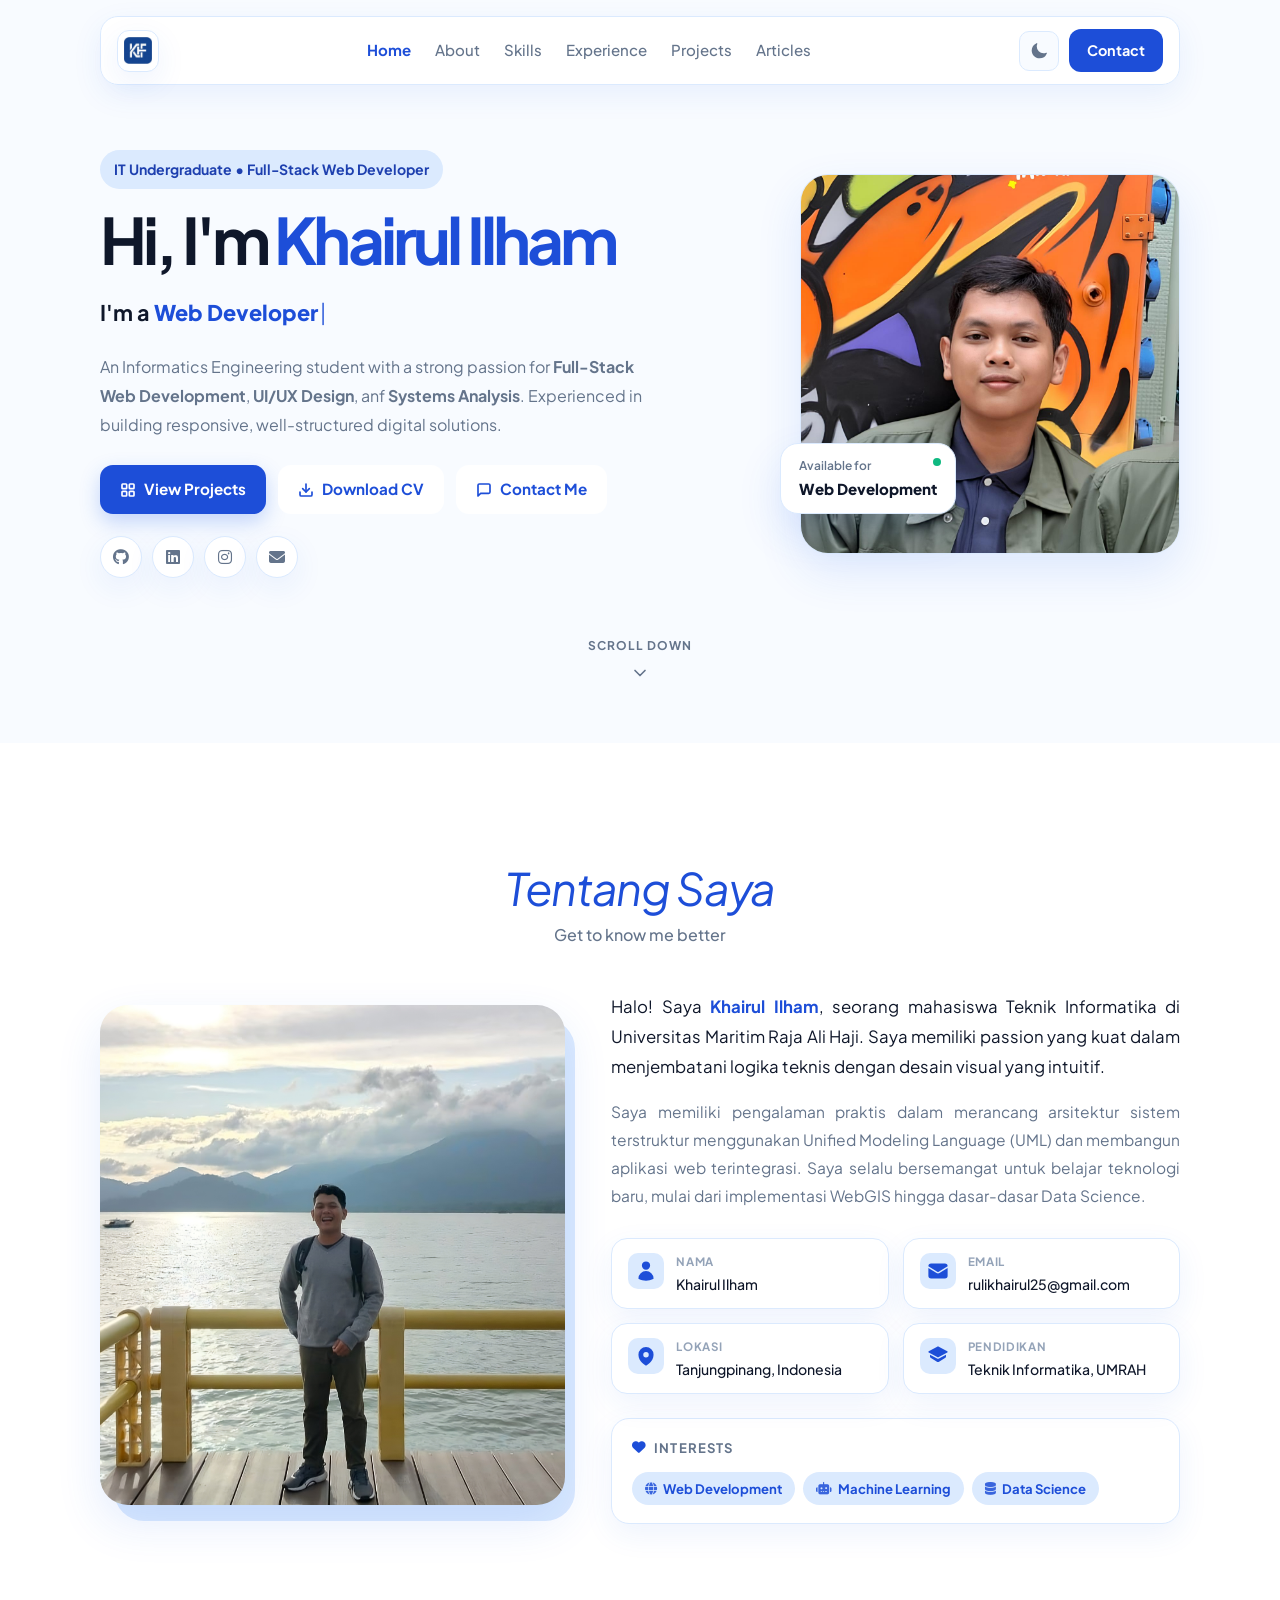
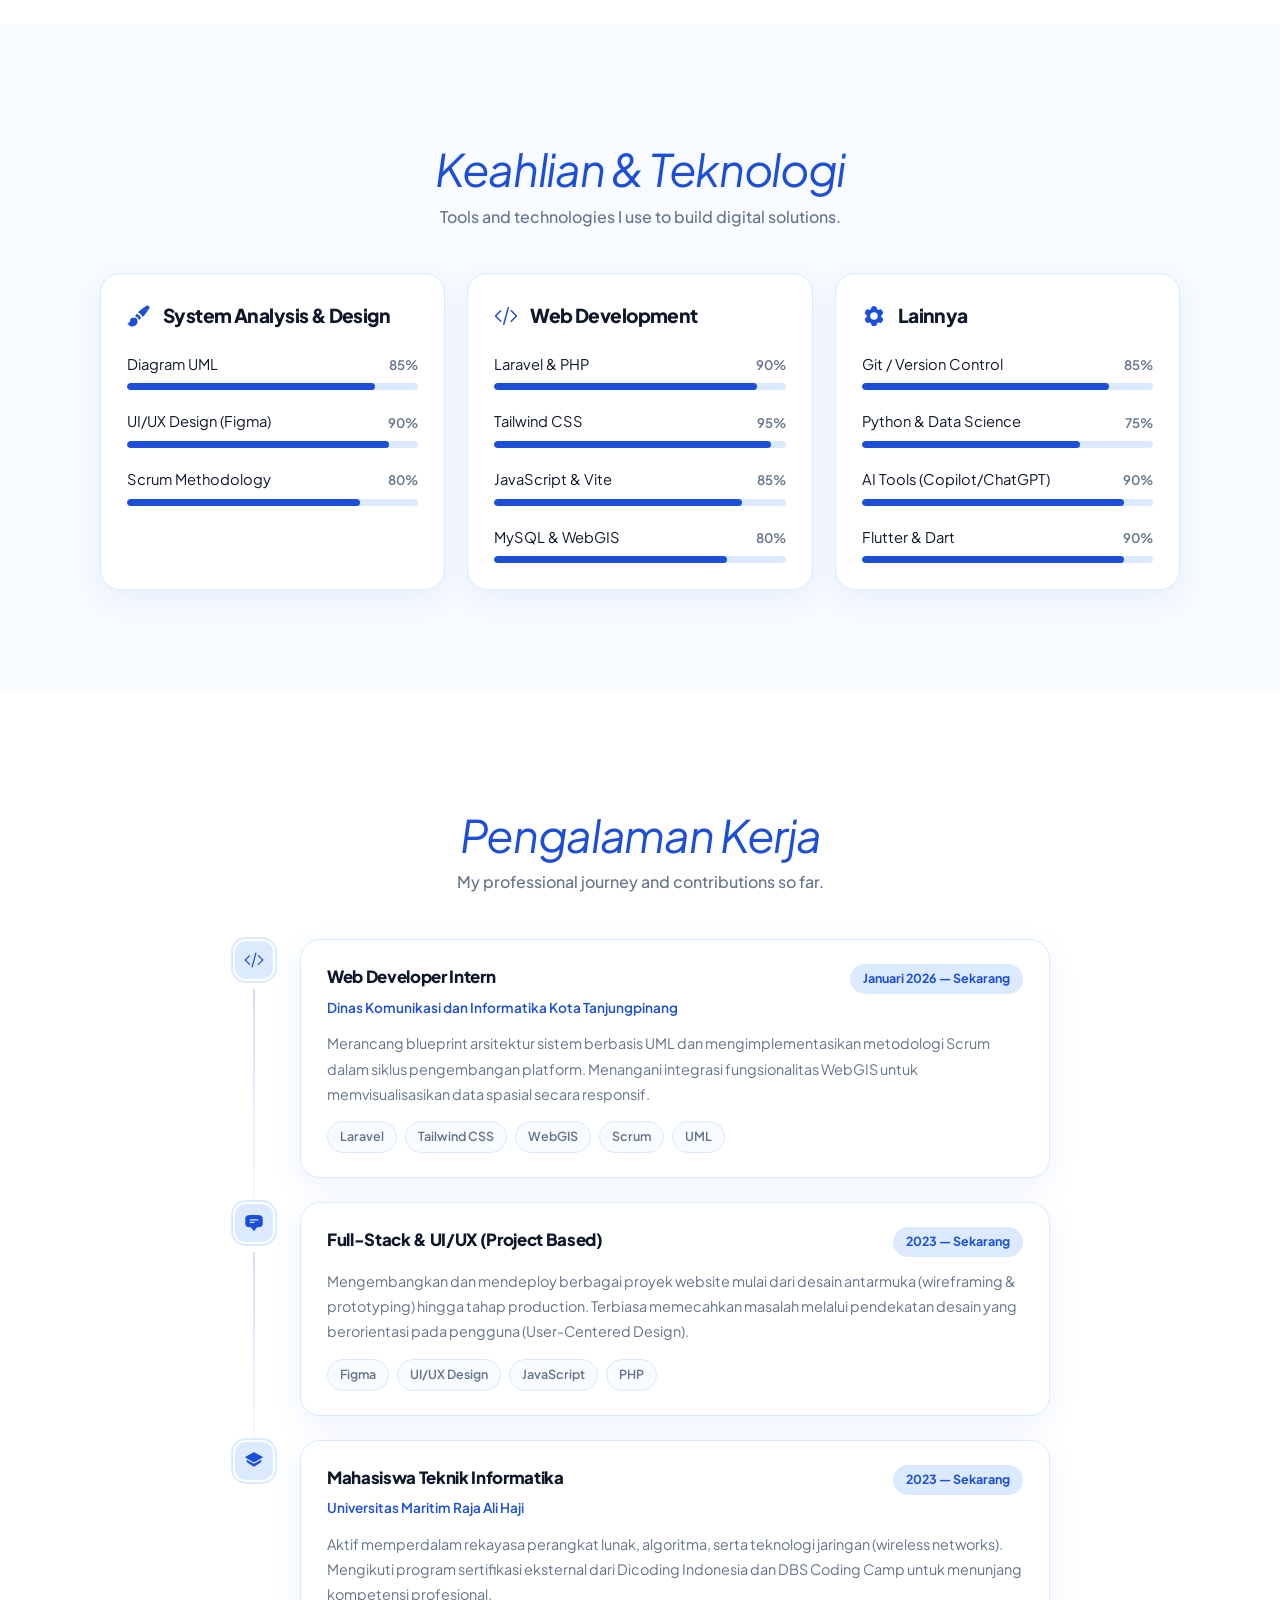
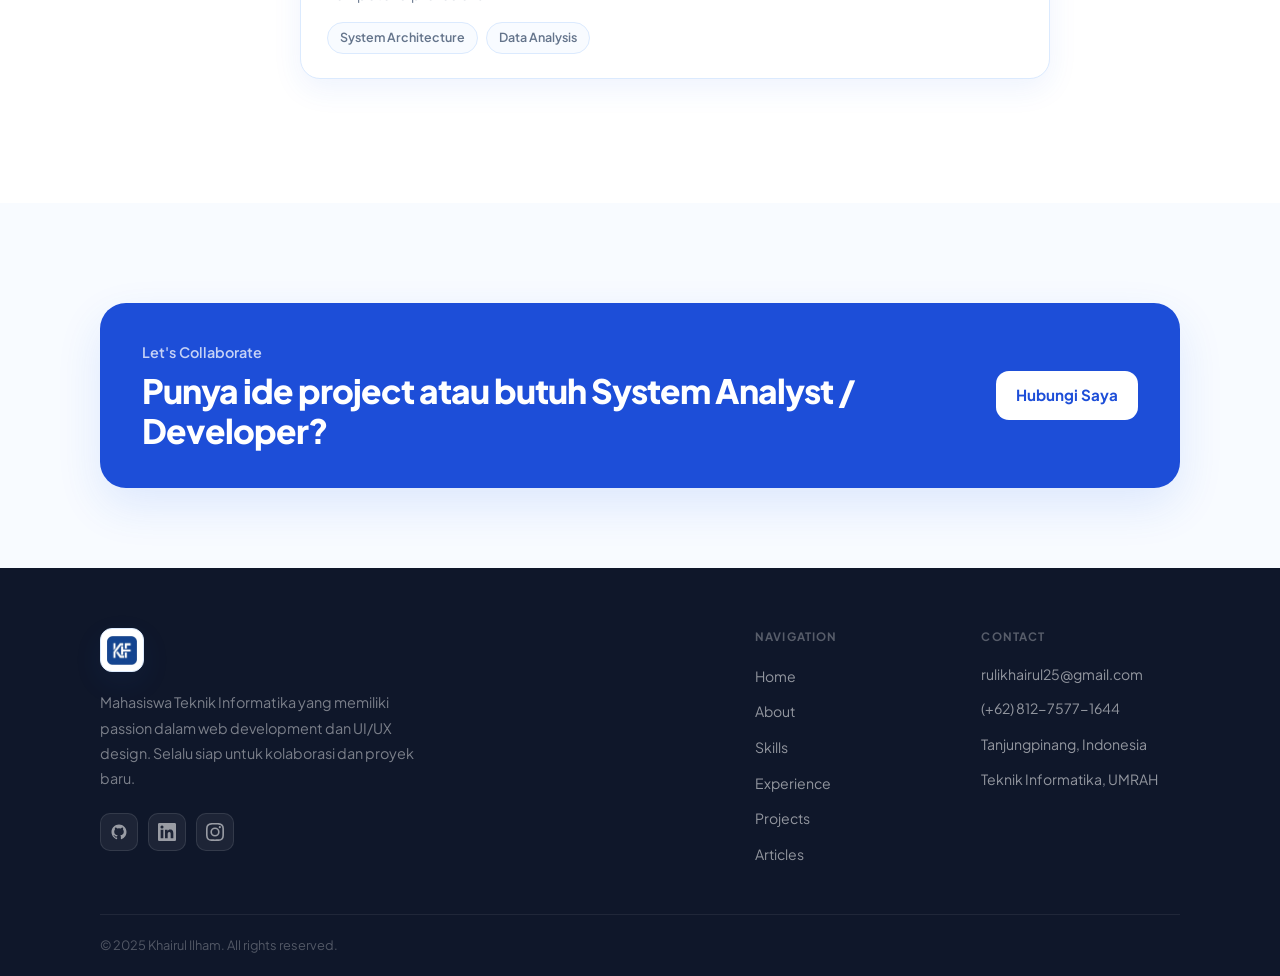
<file: index.html>
﻿<!DOCTYPE html>
<html lang="id">

<head>
    <meta charset="UTF-8">
    <meta name="viewport" content="width=device-width, initial-scale=1.0">
    <title>Ruli Ilham | Portfolio — Informatics Student &amp; Developer</title>
    <meta name="description"
        content="Portfolio Khairul Ilham — Mahasiswa Teknik Informatika, Full-Stack Web Developer, UI/UX Designer, dan System Analyst dari Tanjungpinang, Indonesia.">
    <meta name="keywords" content="Khairul Ilham, portfolio, web developer, UI/UX, Laravel, informatika, UMRAH">
    <meta name="author" content="Khairul Ilham">

    <!-- Open Graph -->
    <meta property="og:title" content="Khairul Ilham | Portfolio">
    <meta property="og:description" content="Full-Stack Web Developer & UI/UX Designer – Informatics Student at UMRAH.">
    <meta property="og:type" content="website">

    <!-- Favicon -->
    <link rel="icon" type="image/png" href="assets/images/Logo 2.png">

    <!-- Fonts -->
    <link rel="preconnect" href="https://fonts.googleapis.com">
    <link rel="preconnect" href="https://fonts.gstatic.com" crossorigin>
    <link
        href="https://fonts.googleapis.com/css2?family=Plus+Jakarta+Sans:ital,wght@0,300;0,400;0,500;0,600;0,700;0,800;1,400&display=swap"
        rel="stylesheet">

    <!-- Theme (load first to prevent flash) -->
    <script src="js/theme.js"></script>

    <!-- Font Awesome (social icons) -->
    <link rel="stylesheet" href="https://cdnjs.cloudflare.com/ajax/libs/font-awesome/6.5.0/css/all.min.css"
        integrity="sha512-Avb2QiuDEEvB4bZJYdft2mNjVShBftLdPG8FJ0V7irTLQ8Uo0qcPxh4Plq7G5tGm0rU+1SPhVotteLpBERwTkw=="
        crossorigin="anonymous" referrerpolicy="no-referrer" />

    <!-- Styles -->
    <link rel="stylesheet" href="css/style.css">
</head>

<body>

    <!-- ══ NAVBAR ══════════════════════════════════════ -->
    <header class="navbar" id="navbar">
        <a href="index.html" class="brand" aria-label="Home">
            <img src="assets/images/Logo 2.png" alt="KIF Logo">
        </a>

        <nav class="nav-links" aria-label="Main navigation">
            <a href="index.html" id="nav-home">Home</a>
            <a href="index.html#about">About</a>
            <a href="index.html#skills">Skills</a>
            <a href="index.html#experience">Experience</a>
            <a href="projects.html">Projects</a>
            <a href="articles.html">Articles</a>
        </nav>

        <div class="nav-right">
            <button class="theme-toggle" id="themeToggle" aria-label="Toggle dark mode" onclick="ThemeManager.toggle()">
                <!-- Moon icon (shown in light mode) -->
                <svg class="icon-moon" xmlns="http://www.w3.org/2000/svg" viewBox="0 0 24 24" fill="currentColor"
                    width="18" height="18">
                    <path fill-rule="evenodd"
                        d="M9.528 1.718a.75.75 0 0 1 .162.819A8.97 8.97 0 0 0 9 6a9 9 0 0 0 9 9 8.97 8.97 0 0 0 3.463-.69.75.75 0 0 1 .981.98 10.503 10.503 0 0 1-9.694 6.46c-5.799 0-10.5-4.7-10.5-10.5 0-4.368 2.667-8.112 6.46-9.694a.75.75 0 0 1 .818.162Z"
                        clip-rule="evenodd" />
                </svg>
                <!-- Sun icon (shown in dark mode) -->
                <svg class="icon-sun" xmlns="http://www.w3.org/2000/svg" viewBox="0 0 24 24" fill="currentColor"
                    width="18" height="18">
                    <path
                        d="M12 2.25a.75.75 0 0 1 .75.75v2.25a.75.75 0 0 1-1.5 0V3a.75.75 0 0 1 .75-.75ZM7.5 12a4.5 4.5 0 1 1 9 0 4.5 4.5 0 0 1-9 0ZM18.894 6.166a.75.75 0 0 0-1.06-1.06l-1.591 1.59a.75.75 0 1 0 1.06 1.061l1.591-1.59ZM21.75 12a.75.75 0 0 1-.75.75h-2.25a.75.75 0 0 1 0-1.5H21a.75.75 0 0 1 .75.75ZM17.834 18.894a.75.75 0 0 0 1.06-1.06l-1.59-1.591a.75.75 0 1 0-1.061 1.06l1.59 1.591ZM12 18a.75.75 0 0 1 .75.75V21a.75.75 0 0 1-1.5 0v-2.25A.75.75 0 0 1 12 18ZM7.758 17.303a.75.75 0 0 0-1.061-1.06l-1.591 1.59a.75.75 0 0 0 1.06 1.061l1.591-1.59ZM6 12a.75.75 0 0 1-.75.75H3a.75.75 0 0 1 0-1.5h2.25A.75.75 0 0 1 6 12ZM6.697 7.757a.75.75 0 0 0 1.06-1.06l-1.59-1.591a.75.75 0 0 0-1.061 1.06l1.59 1.591Z" />
                </svg>
            </button>
            <a href="contact.html" class="nav-cta">Contact</a>
            <button class="hamburger" id="hamburger" aria-label="Open menu" aria-expanded="false">
                <span></span><span></span><span></span>
            </button>
        </div>
    </header>

    <!-- Mobile Menu -->
    <nav class="mobile-menu" id="mobileMenu" aria-label="Mobile navigation">
        <a href="index.html">Home</a>
        <a href="index.html#about">About</a>
        <a href="index.html#skills">Skills</a>
        <a href="index.html#experience">Experience</a>
        <a href="projects.html">Projects</a>
        <a href="articles.html">Articles</a>
        <a href="contact.html" class="nav-cta" style="text-align:center;">Contact</a>
    </nav>

    <main>
        <!-- ══ HERO ══════════════════════════════════ -->
        <div class="section-container bg-light">
            <section class="hero" aria-label="Hero section">
                <div class="hero-text">
                    <p class="badge">IT Undergraduate • Full-Stack Web Developer</p>

                    <h1>
                        Hi, I'm <span>Khairul Ilham</span>
                    </h1>

                    <!-- Typing effect line -->
                    <p class="hero-typing-line">
                        I'm a&nbsp;<span id="typingText" class="typing-text"></span><span class="typing-cursor">|</span>
                    </p>

                    <p class="hero-desc">
                        An Informatics Engineering student with a strong passion for
                        <strong>Full-Stack Web Development</strong>,
                        <strong>UI/UX Design</strong>, anf
                        <strong>Systems Analysis</strong>.
                        Experienced in building responsive, well-structured digital solutions.
                    </p>

                    <!-- CTA Buttons -->
                    <div class="hero-buttons">
                        <a href="projects.html" class="btn btn-cta btn-cta--primary" id="ctaViewProjects">
                            <svg xmlns="http://www.w3.org/2000/svg" width="16" height="16" viewBox="0 0 24 24"
                                fill="none" stroke="currentColor" stroke-width="2.5" stroke-linecap="round"
                                stroke-linejoin="round" aria-hidden="true">
                                <rect x="3" y="3" width="7" height="7" rx="1" />
                                <rect x="14" y="3" width="7" height="7" rx="1" />
                                <rect x="3" y="14" width="7" height="7" rx="1" />
                                <rect x="14" y="14" width="7" height="7" rx="1" />
                            </svg>
                            View Projects
                        </a>
                        <a href="assets/documents/CV_Khairul_Ilham.pdf" class="btn btn-cta btn-cta--outline"
                            id="ctaDownloadCV" download="CV_Khairul_Ilham.pdf">
                            <svg xmlns="http://www.w3.org/2000/svg" width="16" height="16" viewBox="0 0 24 24"
                                fill="none" stroke="currentColor" stroke-width="2.5" stroke-linecap="round"
                                stroke-linejoin="round" aria-hidden="true">
                                <path d="M21 15v4a2 2 0 0 1-2 2H5a2 2 0 0 1-2-2v-4" />
                                <polyline points="7 10 12 15 17 10" />
                                <line x1="12" y1="15" x2="12" y2="3" />
                            </svg>
                            Download CV
                        </a>
                        <a href="contact.html" class="btn btn-cta btn-cta--outline" id="ctaContactMe">
                            <svg xmlns="http://www.w3.org/2000/svg" width="16" height="16" viewBox="0 0 24 24"
                                fill="none" stroke="currentColor" stroke-width="2.5" stroke-linecap="round"
                                stroke-linejoin="round" aria-hidden="true">
                                <path d="M21 15a2 2 0 0 1-2 2H7l-4 4V5a2 2 0 0 1 2-2h14a2 2 0 0 1 2 2z" />
                            </svg>
                            Contact Me
                        </a>
                    </div>

                    <!-- Social Icon Buttons -->
                    <div class="hero-socials">
                        <a href="https://github.com/KhairulIlham25" target="_blank" rel="noopener noreferrer"
                            class="social-icon-btn" aria-label="GitHub">
                            <i class="fab fa-github" aria-hidden="true"></i>
                        </a>
                        <a href="https://www.linkedin.com/in/khairul-ilham-7752a32a7/?locale=en" target="_blank"
                            rel="noopener noreferrer" class="social-icon-btn" aria-label="LinkedIn">
                            <i class="fab fa-linkedin" aria-hidden="true"></i>
                        </a>
                        <a href="https://instagram.com/ilhamfatihulhaq" target="_blank" rel="noopener noreferrer"
                            class="social-icon-btn" aria-label="Instagram">
                            <i class="fab fa-instagram" aria-hidden="true"></i>
                        </a>
                        <a href="mailto:rulikhairul25@gmail.com" class="social-icon-btn" aria-label="Email">
                            <i class="fas fa-envelope" aria-hidden="true"></i>
                        </a>
                    </div>
                </div>

                <div class="hero-image-wrap">
                    <div class="hero-image-card">
                        <img src="assets/images/profile.jpg" alt="Foto Khairul Ilham" loading="lazy">
                    </div>
                    <div class="floating-card">
                        <span>Available for</span>
                        <strong>Web Development</strong>
                    </div>
                </div>

                <a href="#about" class="scroll-down" aria-label="Scroll to About section">
                    <span>Scroll Down</span>
                    <svg xmlns="http://www.w3.org/2000/svg" width="20" height="20" viewBox="0 0 24 24" fill="none"
                        stroke="currentColor" stroke-width="2" stroke-linecap="round" stroke-linejoin="round"
                        aria-hidden="true">
                        <polyline points="6 9 12 15 18 9"></polyline>
                    </svg>
                </a>
            </section>
        </div>

        <!-- ══ ABOUT ══════════════════════════════════ -->
        <div class="section-container bg-white">
            <section id="about" class="section" aria-label="About section">
                <div class="section-heading reveal">
                    <h2>Tentang Saya</h2>
                    <p>Get to know me better</p>
                </div>

                <div class="about-content">
                    <div class="about-image reveal">
                        <img src="assets/images/about.jpeg" alt="Khairul Ilham — About Photo" loading="lazy">
                    </div>

                    <div class="about-text reveal">
                        <p class="about-lead">
                            Halo! Saya <strong>Khairul Ilham</strong>, seorang mahasiswa Teknik Informatika di
                            Universitas Maritim Raja Ali Haji. Saya memiliki passion yang kuat dalam
                            menjembatani logika teknis dengan desain visual yang intuitif.
                        </p>

                        <p class="about-desc">
                            Saya memiliki pengalaman praktis dalam merancang arsitektur sistem terstruktur
                            menggunakan Unified Modeling Language (UML) dan membangun aplikasi web terintegrasi.
                            Saya selalu bersemangat untuk belajar teknologi baru, mulai dari implementasi
                            WebGIS hingga dasar-dasar Data Science.
                        </p>

                        <div class="about-details">
                            <div class="detail-item">
                                <span class="detail-icon">
                                    <svg xmlns="http://www.w3.org/2000/svg" viewBox="0 0 24 24" fill="currentColor"
                                        width="22" height="22" aria-hidden="true">
                                        <path fill-rule="evenodd"
                                            d="M7.5 6a4.5 4.5 0 1 1 9 0 4.5 4.5 0 0 1-9 0ZM3.751 20.105a8.25 8.25 0 0 1 16.498 0 .75.75 0 0 1-.437.695A18.683 18.683 0 0 1 12 22.5c-2.786 0-5.433-.608-7.812-1.7a.75.75 0 0 1-.437-.695Z"
                                            clip-rule="evenodd" />
                                    </svg>
                                </span>
                                <div>
                                    <h4 class="detail-label">Nama</h4>
                                    <p class="detail-value">Khairul Ilham</p>
                                </div>
                            </div>

                            <div class="detail-item">
                                <span class="detail-icon">
                                    <svg xmlns="http://www.w3.org/2000/svg" viewBox="0 0 24 24" fill="currentColor"
                                        width="22" height="22" aria-hidden="true">
                                        <path
                                            d="M1.5 8.67v8.58a3 3 0 0 0 3 3h15a3 3 0 0 0 3-3V8.67l-8.928 5.493a3 3 0 0 1-3.144 0L1.5 8.67Z" />
                                        <path
                                            d="M22.5 6.908V6.75a3 3 0 0 0-3-3h-15a3 3 0 0 0-3 3v.158l9.714 5.978a1.5 1.5 0 0 0 1.572 0L22.5 6.908Z" />
                                    </svg>
                                </span>
                                <div>
                                    <h4 class="detail-label">Email</h4>
                                    <p class="detail-value">rulikhairul25@gmail.com</p>
                                </div>
                            </div>

                            <div class="detail-item">
                                <span class="detail-icon">
                                    <svg xmlns="http://www.w3.org/2000/svg" viewBox="0 0 24 24" fill="currentColor"
                                        width="22" height="22" aria-hidden="true">
                                        <path fill-rule="evenodd"
                                            d="m11.54 22.351.07.04.028.016a.76.76 0 0 0 .723 0l.028-.015.071-.041a16.975 16.975 0 0 0 1.144-.742 19.58 19.58 0 0 0 2.683-2.282c1.944-1.99 3.963-4.98 3.963-8.827a8.25 8.25 0 0 0-16.5 0c0 3.846 2.02 6.837 3.963 8.827a19.58 19.58 0 0 0 2.682 2.282 16.975 16.975 0 0 0 1.145.742ZM12 13.5a3 3 0 1 0 0-6 3 3 0 0 0 0 6Z"
                                            clip-rule="evenodd" />
                                    </svg>
                                </span>
                                <div>
                                    <h4 class="detail-label">Lokasi</h4>
                                    <p class="detail-value">Tanjungpinang, Indonesia</p>
                                </div>
                            </div>

                            <div class="detail-item">
                                <span class="detail-icon">
                                    <svg xmlns="http://www.w3.org/2000/svg" viewBox="0 0 24 24" fill="currentColor"
                                        width="22" height="22" aria-hidden="true">
                                        <path
                                            d="M11.644 1.59a.75.75 0 0 1 .712 0l9.75 5.25a.75.75 0 0 1 0 1.32l-9.75 5.25a.75.75 0 0 1-.712 0l-9.75-5.25a.75.75 0 0 1 0-1.32l9.75-5.25Z" />
                                        <path
                                            d="m3.265 10.602 7.668 4.129a2.25 2.25 0 0 0 2.134 0l7.668-4.13v2.065a1.5 1.5 0 0 1-.681 1.258l-6.91 4.318a2.25 2.25 0 0 1-2.288 0l-6.91-4.318a1.5 1.5 0 0 1-.681-1.258v-2.064Z" />
                                    </svg>
                                </span>
                                <div>
                                    <h4 class="detail-label">Pendidikan</h4>
                                    <p class="detail-value">Teknik Informatika, UMRAH</p>
                                </div>
                            </div>
                        </div>

                        <!-- Interests -->
                        <div class="about-interests">
                            <h4><i class="fas fa-heart" aria-hidden="true"></i> Interests</h4>
                            <div class="interest-list">
                                <span class="interest-item"><i class="fas fa-globe" aria-hidden="true"></i> Web
                                    Development</span>
                                <span class="interest-item"><i class="fas fa-robot" aria-hidden="true"></i> Machine
                                    Learning</span>
                                <span class="interest-item"><i class="fas fa-database" aria-hidden="true"></i> Data
                                    Science</span>
                            </div>
                        </div>
                    </div>
                </div>
            </section>
        </div>

        <!-- ══ SKILLS ════════════════════════════════ -->
        <div class="section-container bg-light">
            <section id="skills" class="section" aria-label="Skills section">
                <div class="section-heading reveal">
                    <h2>Keahlian &amp; Teknologi</h2>
                    <p>Tools and technologies I use to build digital solutions.</p>
                </div>

                <div class="skills-grid">
                    <!-- Skill Card: System Analysis -->
                    <div class="skill-card reveal">
                        <div class="skill-card-header">
                            <svg xmlns="http://www.w3.org/2000/svg" viewBox="0 0 24 24" fill="currentColor" width="24"
                                height="24" aria-hidden="true">
                                <path fill-rule="evenodd"
                                    d="M20.599 1.5c-.376 0-.743.111-1.055.32l-5.08 3.385a18.747 18.747 0 0 0-3.471 2.987 10.04 10.04 0 0 1 4.815 4.815 18.748 18.748 0 0 0 2.987-3.472l3.386-5.079A1.902 1.902 0 0 0 20.599 1.5Zm-8.3 14.025a18.76 18.76 0 0 0 1.896-1.207 8.026 8.026 0 0 0-4.513-4.513A18.75 18.75 0 0 0 8.475 11.7l-.278.5a5.26 5.26 0 0 1 3.601 3.602l.502-.278ZM6.75 13.5A3.75 3.75 0 0 0 3 17.25a1.5 1.5 0 0 1-1.601 1.497.75.75 0 0 0-.7 1.123 5.25 5.25 0 0 0 9.8-2.62 3.75 3.75 0 0 0-3.75-3.75Z"
                                    clip-rule="evenodd" />
                            </svg>
                            <h3>System Analysis &amp; Design</h3>
                        </div>
                        <div class="skill-list">
                            <div class="skill-item">
                                <div class="skill-info">
                                    <span class="skill-name">Diagram UML</span>
                                    <span class="skill-pct">85%</span>
                                </div>
                                <div class="progress-bar">
                                    <div class="progress" data-width="85"></div>
                                </div>
                            </div>
                            <div class="skill-item">
                                <div class="skill-info">
                                    <span class="skill-name">UI/UX Design (Figma)</span>
                                    <span class="skill-pct">90%</span>
                                </div>
                                <div class="progress-bar">
                                    <div class="progress" data-width="90"></div>
                                </div>
                            </div>
                            <div class="skill-item">
                                <div class="skill-info">
                                    <span class="skill-name">Scrum Methodology</span>
                                    <span class="skill-pct">80%</span>
                                </div>
                                <div class="progress-bar">
                                    <div class="progress" data-width="80"></div>
                                </div>
                            </div>
                        </div>
                    </div>

                    <!-- Skill Card: Web Development -->
                    <div class="skill-card reveal">
                        <div class="skill-card-header">
                            <svg xmlns="http://www.w3.org/2000/svg" viewBox="0 0 24 24" fill="currentColor" width="24"
                                height="24" aria-hidden="true">
                                <path fill-rule="evenodd"
                                    d="M14.447 3.026a.75.75 0 0 1 .527.921l-4.5 16.5a.75.75 0 0 1-1.448-.394l4.5-16.5a.75.75 0 0 1 .921-.527ZM16.72 6.22a.75.75 0 0 1 1.06 0l5.25 5.25a.75.75 0 0 1 0 1.06l-5.25 5.25a.75.75 0 1 1-1.06-1.06L21.44 12l-4.72-4.72a.75.75 0 0 1 0-1.06Zm-9.44 0a.75.75 0 0 1 0 1.06L2.56 12l4.72 4.72a.75.75 0 0 1-1.06 1.06L.97 12.53a.75.75 0 0 1 0-1.06l5.25-5.25a.75.75 0 0 1 1.06 0Z"
                                    clip-rule="evenodd" />
                            </svg>
                            <h3>Web Development</h3>
                        </div>
                        <div class="skill-list">
                            <div class="skill-item">
                                <div class="skill-info">
                                    <span class="skill-name">Laravel &amp; PHP</span>
                                    <span class="skill-pct">90%</span>
                                </div>
                                <div class="progress-bar">
                                    <div class="progress" data-width="90"></div>
                                </div>
                            </div>
                            <div class="skill-item">
                                <div class="skill-info">
                                    <span class="skill-name">Tailwind CSS</span>
                                    <span class="skill-pct">95%</span>
                                </div>
                                <div class="progress-bar">
                                    <div class="progress" data-width="95"></div>
                                </div>
                            </div>
                            <div class="skill-item">
                                <div class="skill-info">
                                    <span class="skill-name">JavaScript &amp; Vite</span>
                                    <span class="skill-pct">85%</span>
                                </div>
                                <div class="progress-bar">
                                    <div class="progress" data-width="85"></div>
                                </div>
                            </div>
                            <div class="skill-item">
                                <div class="skill-info">
                                    <span class="skill-name">MySQL &amp; WebGIS</span>
                                    <span class="skill-pct">80%</span>
                                </div>
                                <div class="progress-bar">
                                    <div class="progress" data-width="80"></div>
                                </div>
                            </div>
                        </div>
                    </div>

                    <!-- Skill Card: Others -->
                    <div class="skill-card reveal">
                        <div class="skill-card-header">
                            <svg xmlns="http://www.w3.org/2000/svg" viewBox="0 0 24 24" fill="currentColor" width="24"
                                height="24" aria-hidden="true">
                                <path fill-rule="evenodd"
                                    d="M11.078 2.25c-.917 0-1.699.663-1.85 1.567L9.05 4.889c-.02.12-.115.26-.297.348a7.493 7.493 0 0 0-.986.57c-.166.115-.334.126-.45.083L6.3 5.508a1.875 1.875 0 0 0-2.282.819l-.922 1.597a1.875 1.875 0 0 0 .432 2.385l1.042.822c.118.093.18.232.186.38a7.17 7.17 0 0 0 0 1.353c-.006.148-.068.287-.186.38l-1.042.822a1.875 1.875 0 0 0-.432 2.385l.922 1.597a1.875 1.875 0 0 0 2.282.818l1.019-.382c.115-.043.283-.031.45.082.31.214.641.405.985.57.182.088.277.228.297.35l.178 1.071c.151.904.933 1.567 1.85 1.567h1.844c.916 0 1.699-.663 1.85-1.567l.178-1.072c.02-.12.114-.26.297-.349.344-.165.675-.356.985-.57.167-.114.335-.125.45-.082l1.02.382a1.875 1.875 0 0 0 2.28-.819l.923-1.597a1.875 1.875 0 0 0-.432-2.385l-1.043-.822c-.117-.093-.18-.232-.186-.38a7.167 7.167 0 0 0 0-1.353c.006-.148.069-.287.186-.38l1.043-.822a1.875 1.875 0 0 0 .432-2.385l-.923-1.597a1.875 1.875 0 0 0-2.28-.818l-1.02.382c-.114.043-.282.031-.449-.083a7.49 7.49 0 0 0-.985-.57c-.183-.087-.277-.227-.297-.348l-.179-1.072a1.875 1.875 0 0 0-1.85-1.567h-1.843ZM12 15.75a3.75 3.75 0 1 0 0-7.5 3.75 3.75 0 0 0 0 7.5Z"
                                    clip-rule="evenodd" />
                            </svg>
                            <h3>Lainnya</h3>
                        </div>
                        <div class="skill-list">
                            <div class="skill-item">
                                <div class="skill-info">
                                    <span class="skill-name">Git / Version Control</span>
                                    <span class="skill-pct">85%</span>
                                </div>
                                <div class="progress-bar">
                                    <div class="progress" data-width="85"></div>
                                </div>
                            </div>
                            <div class="skill-item">
                                <div class="skill-info">
                                    <span class="skill-name">Python &amp; Data Science</span>
                                    <span class="skill-pct">75%</span>
                                </div>
                                <div class="progress-bar">
                                    <div class="progress" data-width="75"></div>
                                </div>
                            </div>
                            <div class="skill-item">
                                <div class="skill-info">
                                    <span class="skill-name">AI Tools (Copilot/ChatGPT)</span>
                                    <span class="skill-pct">90%</span>
                                </div>
                                <div class="progress-bar">
                                    <div class="progress" data-width="90"></div>
                                </div>
                            </div>
                            <div class="skill-item">
                                <div class="skill-info">
                                    <span class="skill-name">Flutter &amp; Dart</span>
                                    <span class="skill-pct">90%</span>
                                </div>
                                <div class="progress-bar">
                                    <div class="progress" data-width="90"></div>
                                </div>
                            </div>
                        </div>
                    </div>
                </div>
            </section>
        </div>

        <!-- ══ EXPERIENCE ═════════════════════════════ -->
        <div class="section-container bg-white">
            <section id="experience" class="section" aria-label="Experience section">
                <div class="section-heading reveal">
                    <h2>Pengalaman Kerja</h2>
                    <p>My professional journey and contributions so far.</p>
                </div>

                <div class="experience-timeline">
                    <!-- Exp 1 -->
                    <div class="exp-item reveal">
                        <div class="exp-left">
                            <div class="exp-icon">
                                <svg xmlns="http://www.w3.org/2000/svg" viewBox="0 0 24 24" fill="currentColor"
                                    width="20" height="20" aria-hidden="true">
                                    <path fill-rule="evenodd"
                                        d="M14.447 3.026a.75.75 0 0 1 .527.921l-4.5 16.5a.75.75 0 0 1-1.448-.394l4.5-16.5a.75.75 0 0 1 .921-.527ZM16.72 6.22a.75.75 0 0 1 1.06 0l5.25 5.25a.75.75 0 0 1 0 1.06l-5.25 5.25a.75.75 0 1 1-1.06-1.06L21.44 12l-4.72-4.72a.75.75 0 0 1 0-1.06Zm-9.44 0a.75.75 0 0 1 0 1.06L2.56 12l4.72 4.72a.75.75 0 0 1-1.06 1.06L.97 12.53a.75.75 0 0 1 0-1.06l5.25-5.25a.75.75 0 0 1 1.06 0Z"
                                        clip-rule="evenodd" />
                                </svg>
                            </div>
                            <div class="exp-line"></div>
                        </div>
                        <div class="exp-card">
                            <div class="exp-header">
                                <div>
                                    <h3>Web Developer Intern</h3>
                                    <span class="exp-company">Dinas Komunikasi dan Informatika Kota Tanjungpinang</span>
                                </div>
                                <span class="exp-badge">Januari 2026 — Sekarang</span>
                            </div>
                            <p>Merancang blueprint arsitektur sistem berbasis UML dan mengimplementasikan metodologi
                                Scrum dalam siklus pengembangan platform. Menangani integrasi fungsionalitas WebGIS
                                untuk memvisualisasikan data spasial secara responsif.</p>
                            <div class="exp-tags">
                                <span>Laravel</span>
                                <span>Tailwind CSS</span>
                                <span>WebGIS</span>
                                <span>Scrum</span>
                                <span>UML</span>
                            </div>
                        </div>
                    </div>

                    <!-- Exp 2 -->
                    <div class="exp-item reveal">
                        <div class="exp-left">
                            <div class="exp-icon">
                                <svg xmlns="http://www.w3.org/2000/svg" viewBox="0 0 24 24" fill="currentColor"
                                    width="20" height="20" aria-hidden="true">
                                    <path fill-rule="evenodd"
                                        d="M4.848 2.771A49.144 49.144 0 0 1 12 2.25c2.43 0 4.817.178 7.152.52 1.978.292 3.348 2.024 3.348 3.97v6.02c0 1.946-1.37 3.678-3.348 3.97a48.901 48.901 0 0 1-3.476.383.39.39 0 0 0-.297.17l-2.755 4.133a.75.75 0 0 1-1.248 0l-2.755-4.133a.39.39 0 0 0-.297-.17 48.9 48.9 0 0 1-3.476-.384c-1.978-.29-3.348-2.024-3.348-3.97V6.741c0-1.946 1.37-3.68 3.348-3.97ZM6.75 8.25a.75.75 0 0 1 .75-.75h9a.75.75 0 0 1 0 1.5h-9a.75.75 0 0 1-.75-.75Zm.75 2.25a.75.75 0 0 0 0 1.5H12a.75.75 0 0 0 0-1.5H7.5Z"
                                        clip-rule="evenodd" />
                                </svg>
                            </div>
                            <div class="exp-line"></div>
                        </div>
                        <div class="exp-card">
                            <div class="exp-header">
                                <div>
                                    <h3>Full-Stack &amp; UI/UX (Project Based)</h3>
                                </div>
                                <span class="exp-badge">2023 — Sekarang</span>
                            </div>
                            <p>Mengembangkan dan mendeploy berbagai proyek website mulai dari desain antarmuka
                                (wireframing &amp; prototyping) hingga tahap production. Terbiasa memecahkan masalah
                                melalui pendekatan desain yang berorientasi pada pengguna (User-Centered Design).</p>
                            <div class="exp-tags">
                                <span>Figma</span>
                                <span>UI/UX Design</span>
                                <span>JavaScript</span>
                                <span>PHP</span>
                            </div>
                        </div>
                    </div>

                    <!-- Exp 3 -->
                    <div class="exp-item reveal">
                        <div class="exp-left">
                            <div class="exp-icon">
                                <svg xmlns="http://www.w3.org/2000/svg" viewBox="0 0 24 24" fill="currentColor"
                                    width="20" height="20" aria-hidden="true">
                                    <path
                                        d="M11.644 1.59a.75.75 0 0 1 .712 0l9.75 5.25a.75.75 0 0 1 0 1.32l-9.75 5.25a.75.75 0 0 1-.712 0l-9.75-5.25a.75.75 0 0 1 0-1.32l9.75-5.25Z" />
                                    <path
                                        d="m3.265 10.602 7.668 4.129a2.25 2.25 0 0 0 2.134 0l7.668-4.13v2.065a1.5 1.5 0 0 1-.681 1.258l-6.91 4.318a2.25 2.25 0 0 1-2.288 0l-6.91-4.318a1.5 1.5 0 0 1-.681-1.258v-2.064Z" />
                                </svg>
                            </div>
                            <div class="exp-line exp-line--last"></div>
                        </div>
                        <div class="exp-card">
                            <div class="exp-header">
                                <div>
                                    <h3>Mahasiswa Teknik Informatika</h3>
                                    <span class="exp-company">Universitas Maritim Raja Ali Haji</span>
                                </div>
                                <span class="exp-badge">2023 — Sekarang</span>
                            </div>
                            <p>Aktif memperdalam rekayasa perangkat lunak, algoritma, serta teknologi jaringan (wireless
                                networks). Mengikuti program sertifikasi eksternal dari Dicoding Indonesia dan DBS
                                Coding Camp untuk menunjang kompetensi profesional.</p>
                            <div class="exp-tags">
                                <span>System Architecture</span>
                                <span>Data Analysis</span>
                            </div>
                        </div>
                    </div>
                </div>
            </section>
        </div>

        <!-- ══ CONTACT CTA ════════════════════════════ -->
        <section id="contact-cta" class="contact-section reveal" aria-label="Contact call to action">
            <div>
                <p>Let's Collaborate</p>
                <h2>Punya ide project atau butuh System Analyst / Developer?</h2>
            </div>
            <a href="contact.html" class="btn primary">Hubungi Saya</a>
        </section>
    </main>

    <!-- ══ FOOTER ════════════════════════════════════ -->
    <footer class="site-footer" aria-label="Site footer">
        <div class="footer-inner">
            <div class="footer-brand">
                <a href="index.html" class="brand" aria-label="Home">
                    <img src="assets/images/Logo 2.png" alt="KIF Logo">
                </a>
                <p>Mahasiswa Teknik Informatika yang memiliki passion dalam web development dan UI/UX design. Selalu
                    siap untuk kolaborasi dan proyek baru.</p>
                <div class="footer-socials">
                    <a href="https://github.com/KhairulIlham25" target="_blank" rel="noopener noreferrer"
                        aria-label="GitHub">
                        <svg xmlns="http://www.w3.org/2000/svg" viewBox="0 0 24 24" fill="currentColor" width="18"
                            height="18" aria-hidden="true">
                            <path fill-rule="evenodd"
                                d="M12 2C6.477 2 2 6.484 2 12.017c0 4.425 2.865 8.18 6.839 9.504.5.092.682-.217.682-.483 0-.237-.008-.868-.013-1.703-2.782.605-3.369-1.343-3.369-1.343-.454-1.158-1.11-1.466-1.11-1.466-.908-.62.069-.608.069-.608 1.003.07 1.531 1.032 1.531 1.032.892 1.53 2.341 1.088 2.91.832.092-.647.35-1.088.636-1.338-2.22-.253-4.555-1.113-4.555-4.951 0-1.093.39-1.988 1.029-2.688-.103-.253-.446-1.272.098-2.65 0 0 .84-.27 2.75 1.026A9.564 9.564 0 0 1 12 6.844a9.59 9.59 0 0 1 2.504.337c1.909-1.296 2.747-1.027 2.747-1.027.546 1.379.202 2.398.1 2.651.64.7 1.028 1.595 1.028 2.688 0 3.848-2.339 4.695-4.566 4.943.359.309.678.92.678 1.855 0 1.338-.012 2.419-.012 2.747 0 .268.18.58.688.482A10.02 10.02 0 0 0 22 12.017C22 6.484 17.522 2 12 2Z"
                                clip-rule="evenodd" />
                        </svg>
                    </a>
                    <a href="https://www.linkedin.com/in/khairul-ilham-7752a32a7/?locale=en" target="_blank"
                        rel="noopener noreferrer" aria-label="LinkedIn">
                        <svg xmlns="http://www.w3.org/2000/svg" viewBox="0 0 24 24" fill="currentColor" width="18"
                            height="18" aria-hidden="true">
                            <path
                                d="M20.447 20.452h-3.554v-5.569c0-1.328-.027-3.037-1.852-3.037-1.853 0-2.136 1.445-2.136 2.939v5.667H9.351V9h3.414v1.561h.046c.477-.9 1.637-1.85 3.37-1.85 3.601 0 4.267 2.37 4.267 5.455v6.286zM5.337 7.433a2.062 2.062 0 0 1-2.063-2.065 2.064 2.064 0 1 1 2.063 2.065zm1.782 13.019H3.555V9h3.564v11.452zM22.225 0H1.771C.792 0 0 .774 0 1.729v20.542C0 23.227.792 24 1.771 24h20.451C23.2 24 24 23.227 24 22.271V1.729C24 .774 23.2 0 22.225 0h.003z" />
                        </svg>
                    </a>
                    <a href="https://instagram.com/ilhamfatihulhaq" target="_blank" rel="noopener noreferrer"
                        aria-label="Instagram">
                        <svg xmlns="http://www.w3.org/2000/svg" viewBox="0 0 24 24" fill="currentColor" width="18"
                            height="18" aria-hidden="true">
                            <path
                                d="M12 2.163c3.204 0 3.584.012 4.85.07 3.252.148 4.771 1.691 4.919 4.919.058 1.265.069 1.645.069 4.849 0 3.205-.012 3.584-.069 4.849-.149 3.225-1.664 4.771-4.919 4.919-1.266.058-1.644.07-4.85.07-3.204 0-3.584-.012-4.849-.07-3.26-.149-4.771-1.699-4.919-4.92-.058-1.265-.07-1.644-.07-4.849 0-3.204.013-3.583.07-4.849.149-3.227 1.664-4.771 4.919-4.919 1.266-.057 1.645-.069 4.849-.069zm0-2.163c-3.259 0-3.667.014-4.947.072-4.358.2-6.78 2.618-6.98 6.98-.059 1.281-.073 1.689-.073 4.948 0 3.259.014 3.668.072 4.948.2 4.358 2.618 6.78 6.98 6.98 1.281.058 1.689.072 4.948.072 3.259 0 3.668-.014 4.948-.072 4.354-.2 6.782-2.618 6.979-6.98.059-1.28.073-1.689.073-4.948 0-3.259-.014-3.667-.072-4.947-.196-4.354-2.617-6.78-6.979-6.98-1.281-.059-1.69-.073-4.949-.073zm0 5.838a6.162 6.162 0 1 0 0 12.324 6.162 6.162 0 0 0 0-12.324zM12 16a4 4 0 1 1 0-8 4 4 0 0 1 0 8zm6.406-11.845a1.44 1.44 0 1 0 0 2.881 1.44 1.44 0 0 0 0-2.881z" />
                        </svg>
                    </a>
                </div>
            </div>

            <div class="footer-links">
                <div class="footer-col">
                    <h4>Navigation</h4>
                    <ul>
                        <li><a href="index.html">Home</a></li>
                        <li><a href="index.html#about">About</a></li>
                        <li><a href="index.html#skills">Skills</a></li>
                        <li><a href="index.html#experience">Experience</a></li>
                        <li><a href="projects.html">Projects</a></li>
                        <li><a href="articles.html">Articles</a></li>
                    </ul>
                </div>
                <div class="footer-col">
                    <h4>Contact</h4>
                    <ul>
                        <li>rulikhairul25@gmail.com</li>
                        <li><a href="https://wa.me/6281275771644" target="_blank" rel="noopener noreferrer">(+62)
                                812-7577-1644</a></li>
                        <li><a href="https://www.google.com/maps/search/?api=1&query=Tanjungpinang%2C+Indonesia"
                                target="_blank" rel="noopener noreferrer">Tanjungpinang, Indonesia</a></li>
                        <li><a href="https://informatika.fttk.umrah.ac.id/" target="_blank"
                                rel="noopener noreferrer">Teknik Informatika, UMRAH</a></li>
                    </ul>
                </div>
            </div>
        </div>

        <div class="footer-bottom">
            <p>&copy; 2025 Khairul Ilham. All rights reserved.</p>
        </div>
    </footer>

    <!-- Scripts -->
    <script src="js/app.js"></script>
</body>

</html>
</file>
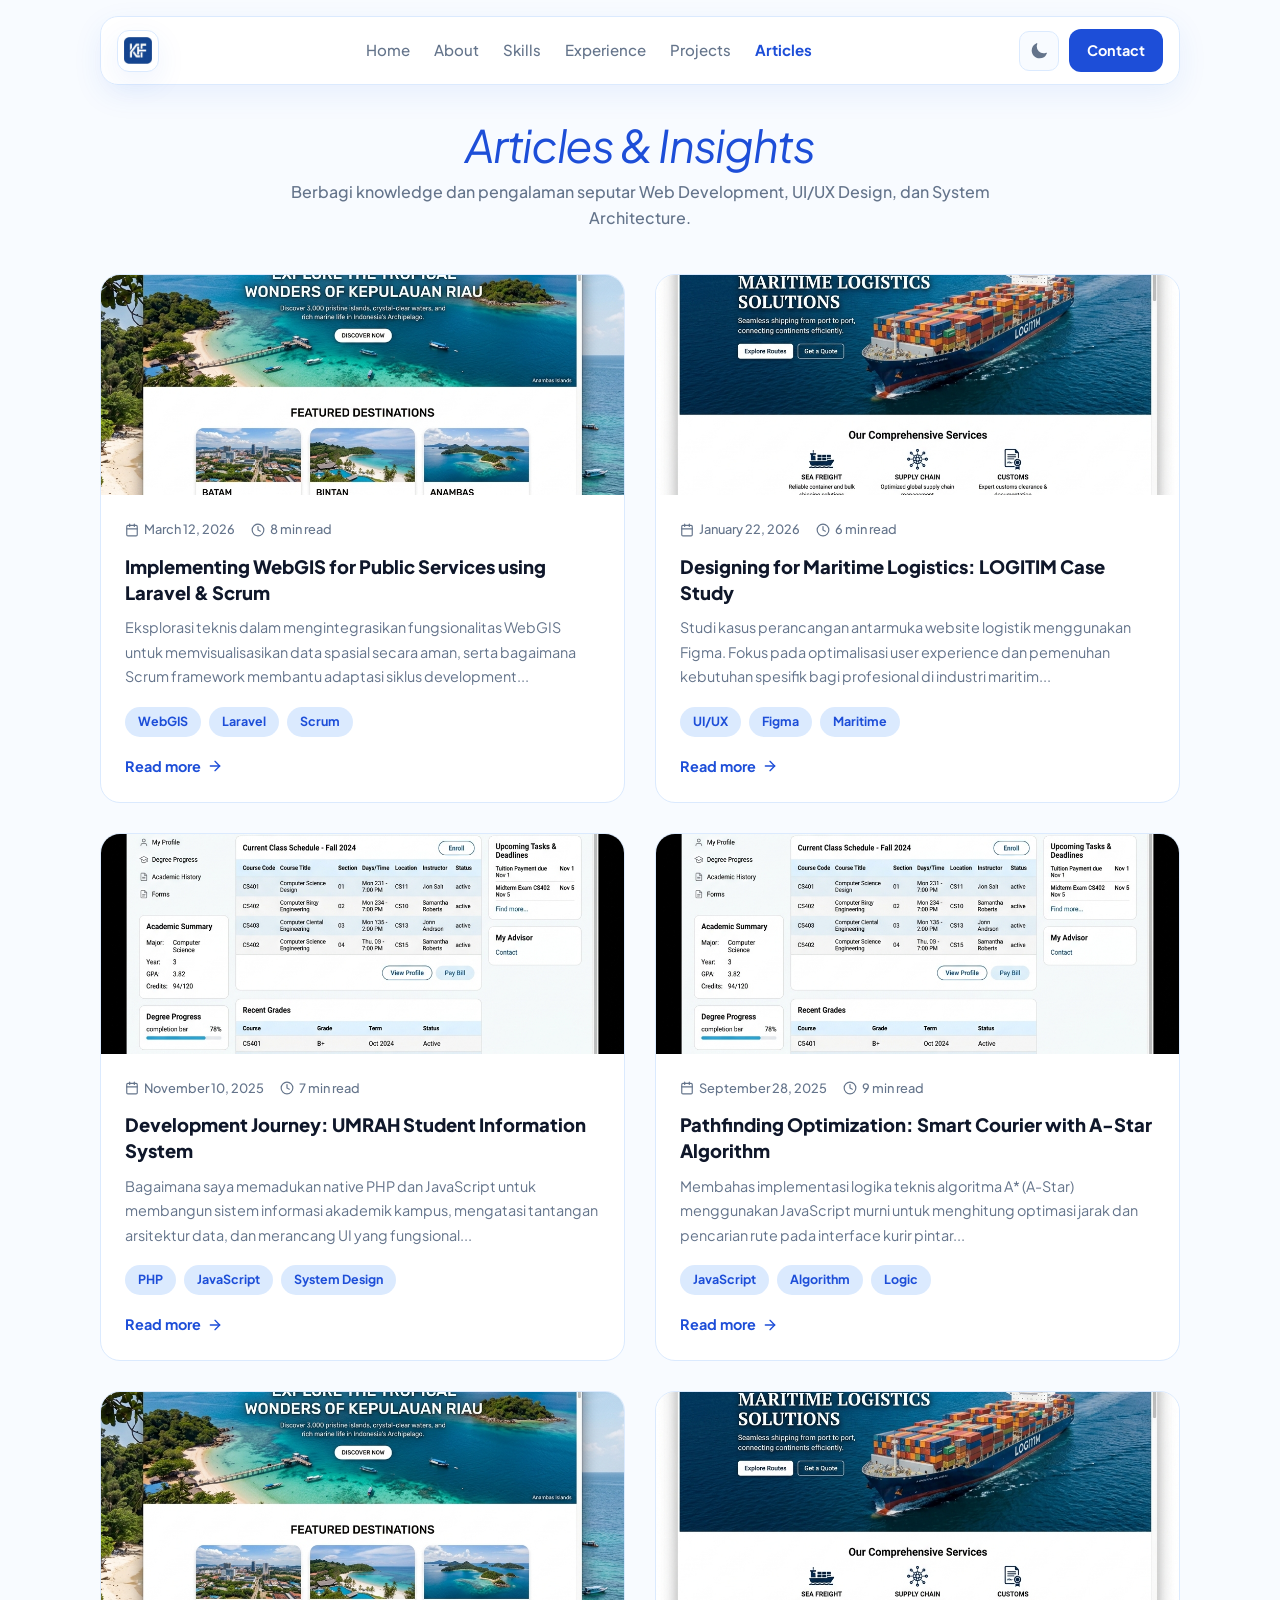
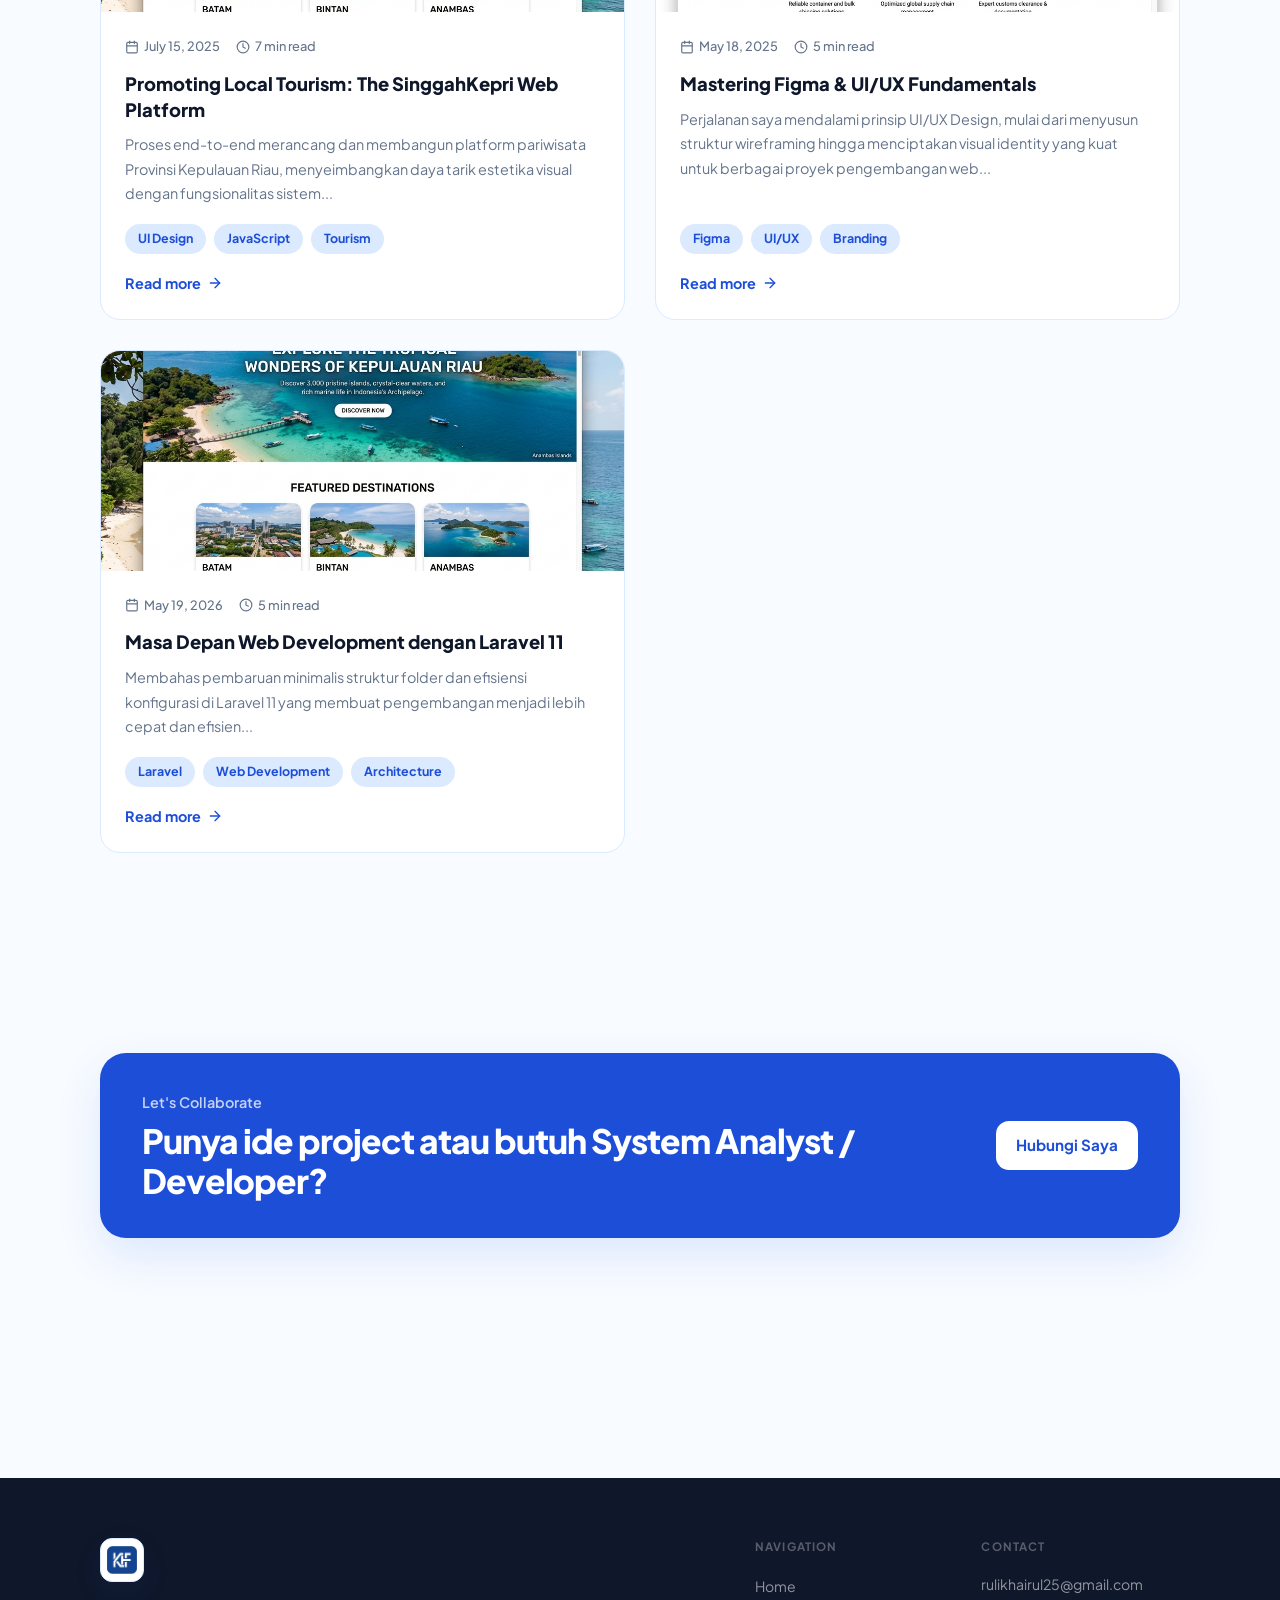
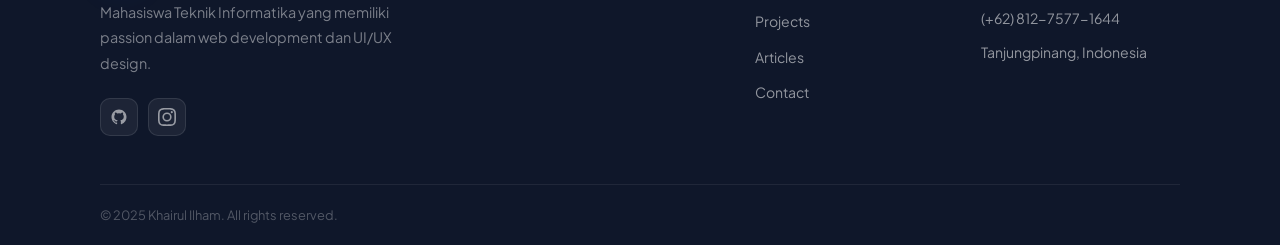
<file: articles.html>
<!DOCTYPE html>
<html lang="id">
<head>
    <meta charset="UTF-8">
    <meta name="viewport" content="width=device-width, initial-scale=1.0">
    <title>Articles | Khairul Ilham Portfolio</title>
    <meta name="description" content="Artikel dan insight tentang Web Development, UI/UX Design, dan System Architecture oleh Khairul Ilham.">
    <meta name="author" content="Khairul Ilham">
    <link rel="icon" type="image/png" href="assets/images/Logo 2.png">
    <link rel="preconnect" href="https://fonts.googleapis.com">
    <link rel="preconnect" href="https://fonts.gstatic.com" crossorigin>
    <link href="https://fonts.googleapis.com/css2?family=Plus+Jakarta+Sans:ital,wght@0,300;0,400;0,500;0,600;0,700;0,800;1,400&display=swap" rel="stylesheet">
    <script src="js/theme.js"></script>
    <link rel="stylesheet" href="css/style.css">
</head>
<body>

<!-- ══ NAVBAR ══ -->
<header class="navbar" id="navbar">
    <a href="index.html" class="brand" aria-label="Home"><img src="assets/images/Logo 2.png" alt="KIF Logo"></a>
    <nav class="nav-links" aria-label="Main navigation">
        <a href="index.html">Home</a>
        <a href="index.html#about">About</a>
        <a href="index.html#skills">Skills</a>
        <a href="index.html#experience">Experience</a>
        <a href="projects.html">Projects</a>
        <a href="articles.html" class="active">Articles</a>
    </nav>
    <div class="nav-right">
        <button class="theme-toggle" id="themeToggle" aria-label="Toggle dark mode" onclick="ThemeManager.toggle()">
            <svg class="icon-moon" xmlns="http://www.w3.org/2000/svg" viewBox="0 0 24 24" fill="currentColor" width="18" height="18"><path fill-rule="evenodd" d="M9.528 1.718a.75.75 0 0 1 .162.819A8.97 8.97 0 0 0 9 6a9 9 0 0 0 9 9 8.97 8.97 0 0 0 3.463-.69.75.75 0 0 1 .981.98 10.503 10.503 0 0 1-9.694 6.46c-5.799 0-10.5-4.7-10.5-10.5 0-4.368 2.667-8.112 6.46-9.694a.75.75 0 0 1 .818.162Z" clip-rule="evenodd"/></svg>
            <svg class="icon-sun" xmlns="http://www.w3.org/2000/svg" viewBox="0 0 24 24" fill="currentColor" width="18" height="18"><path d="M12 2.25a.75.75 0 0 1 .75.75v2.25a.75.75 0 0 1-1.5 0V3a.75.75 0 0 1 .75-.75ZM7.5 12a4.5 4.5 0 1 1 9 0 4.5 4.5 0 0 1-9 0ZM18.894 6.166a.75.75 0 0 0-1.06-1.06l-1.591 1.59a.75.75 0 1 0 1.06 1.061l1.591-1.59ZM21.75 12a.75.75 0 0 1-.75.75h-2.25a.75.75 0 0 1 0-1.5H21a.75.75 0 0 1 .75.75ZM17.834 18.894a.75.75 0 0 0 1.06-1.06l-1.59-1.591a.75.75 0 1 0-1.061 1.06l1.59 1.591ZM12 18a.75.75 0 0 1 .75.75V21a.75.75 0 0 1-1.5 0v-2.25A.75.75 0 0 1 12 18ZM7.758 17.303a.75.75 0 0 0-1.061-1.06l-1.591 1.59a.75.75 0 0 0 1.06 1.061l1.591-1.59ZM6 12a.75.75 0 0 1-.75.75H3a.75.75 0 0 1 0-1.5h2.25A.75.75 0 0 1 6 12ZM6.697 7.757a.75.75 0 0 0 1.06-1.06l-1.59-1.591a.75.75 0 0 0-1.061 1.06l1.59 1.591Z"/></svg>
        </button>
        <a href="contact.html" class="nav-cta">Contact</a>
        <button class="hamburger" id="hamburger" aria-label="Open menu"><span></span><span></span><span></span></button>
    </div>
</header>

<nav class="mobile-menu" id="mobileMenu">
    <a href="index.html">Home</a>
    <a href="index.html#about">About</a>
    <a href="index.html#skills">Skills</a>
    <a href="index.html#experience">Experience</a>
    <a href="projects.html">Projects</a>
    <a href="articles.html" class="active">Articles</a>
    <a href="contact.html" class="nav-cta" style="text-align:center;">Contact</a>
</nav>

<main class="main-content">
    <section class="section">
        <div class="section-heading reveal">
            <h2>Articles &amp; <span style="color: var(--primary);">Insights</span></h2>
            <p>Berbagi knowledge dan pengalaman seputar Web Development, UI/UX Design, dan System Architecture.</p>
        </div>

        <div class="articles-grid">

            <!-- Article 1 -->
            <article class="article-card reveal">
                <div class="article-thumb-wrap">
                    <img src="assets/images/project-singgahkepri.png" alt="WebGIS Scrum Implementation" class="article-thumb" loading="lazy">
                </div>
                <div class="article-body">
                    <div class="article-meta">
                        <span>
                            <svg xmlns="http://www.w3.org/2000/svg" width="14" height="14" viewBox="0 0 24 24" fill="none" stroke="currentColor" stroke-width="2" stroke-linecap="round" stroke-linejoin="round" aria-hidden="true"><rect x="3" y="4" width="18" height="18" rx="2" ry="2"></rect><line x1="16" y1="2" x2="16" y2="6"></line><line x1="8" y1="2" x2="8" y2="6"></line><line x1="3" y1="10" x2="21" y2="10"></line></svg>
                            March 12, 2026
                        </span>
                        <span>
                            <svg xmlns="http://www.w3.org/2000/svg" width="14" height="14" viewBox="0 0 24 24" fill="none" stroke="currentColor" stroke-width="2" stroke-linecap="round" stroke-linejoin="round" aria-hidden="true"><circle cx="12" cy="12" r="10"></circle><polyline points="12 6 12 12 16 14"></polyline></svg>
                            8 min read
                        </span>
                    </div>
                    <h3>Implementing WebGIS for Public Services using Laravel &amp; Scrum</h3>
                    <p>Eksplorasi teknis dalam mengintegrasikan fungsionalitas WebGIS untuk memvisualisasikan data spasial secara aman, serta bagaimana Scrum framework membantu adaptasi siklus development...</p>
                    <div class="article-tags">
                        <span class="exp-badge">WebGIS</span>
                        <span class="exp-badge">Laravel</span>
                        <span class="exp-badge">Scrum</span>
                    </div>
                    <a href="article.html?slug=webgis-scrum" class="article-read-more">
                        Read more
                        <svg xmlns="http://www.w3.org/2000/svg" width="16" height="16" viewBox="0 0 24 24" fill="none" stroke="currentColor" stroke-width="2" stroke-linecap="round" stroke-linejoin="round" aria-hidden="true"><line x1="5" y1="12" x2="19" y2="12"></line><polyline points="12 5 19 12 12 19"></polyline></svg>
                    </a>
                </div>
            </article>

            <!-- Article 2 -->
            <article class="article-card reveal">
                <div class="article-thumb-wrap">
                    <img src="assets/images/project-logitim.png" alt="LOGITIM Case Study" class="article-thumb" loading="lazy">
                </div>
                <div class="article-body">
                    <div class="article-meta">
                        <span>
                            <svg xmlns="http://www.w3.org/2000/svg" width="14" height="14" viewBox="0 0 24 24" fill="none" stroke="currentColor" stroke-width="2" stroke-linecap="round" stroke-linejoin="round" aria-hidden="true"><rect x="3" y="4" width="18" height="18" rx="2" ry="2"></rect><line x1="16" y1="2" x2="16" y2="6"></line><line x1="8" y1="2" x2="8" y2="6"></line><line x1="3" y1="10" x2="21" y2="10"></line></svg>
                            January 22, 2026
                        </span>
                        <span>
                            <svg xmlns="http://www.w3.org/2000/svg" width="14" height="14" viewBox="0 0 24 24" fill="none" stroke="currentColor" stroke-width="2" stroke-linecap="round" stroke-linejoin="round" aria-hidden="true"><circle cx="12" cy="12" r="10"></circle><polyline points="12 6 12 12 16 14"></polyline></svg>
                            6 min read
                        </span>
                    </div>
                    <h3>Designing for Maritime Logistics: LOGITIM Case Study</h3>
                    <p>Studi kasus perancangan antarmuka website logistik menggunakan Figma. Fokus pada optimalisasi user experience dan pemenuhan kebutuhan spesifik bagi profesional di industri maritim...</p>
                    <div class="article-tags">
                        <span class="exp-badge">UI/UX</span>
                        <span class="exp-badge">Figma</span>
                        <span class="exp-badge">Maritime</span>
                    </div>
                    <a href="article.html?slug=logitim" class="article-read-more">
                        Read more
                        <svg xmlns="http://www.w3.org/2000/svg" width="16" height="16" viewBox="0 0 24 24" fill="none" stroke="currentColor" stroke-width="2" stroke-linecap="round" stroke-linejoin="round" aria-hidden="true"><line x1="5" y1="12" x2="19" y2="12"></line><polyline points="12 5 19 12 12 19"></polyline></svg>
                    </a>
                </div>
            </article>

            <!-- Article 3 -->
            <article class="article-card reveal">
                <div class="article-thumb-wrap">
                    <img src="assets/images/project-simawa.png" alt="UMRAH Student Info System" class="article-thumb" loading="lazy">
                </div>
                <div class="article-body">
                    <div class="article-meta">
                        <span>
                            <svg xmlns="http://www.w3.org/2000/svg" width="14" height="14" viewBox="0 0 24 24" fill="none" stroke="currentColor" stroke-width="2" stroke-linecap="round" stroke-linejoin="round" aria-hidden="true"><rect x="3" y="4" width="18" height="18" rx="2" ry="2"></rect><line x1="16" y1="2" x2="16" y2="6"></line><line x1="8" y1="2" x2="8" y2="6"></line><line x1="3" y1="10" x2="21" y2="10"></line></svg>
                            November 10, 2025
                        </span>
                        <span>
                            <svg xmlns="http://www.w3.org/2000/svg" width="14" height="14" viewBox="0 0 24 24" fill="none" stroke="currentColor" stroke-width="2" stroke-linecap="round" stroke-linejoin="round" aria-hidden="true"><circle cx="12" cy="12" r="10"></circle><polyline points="12 6 12 12 16 14"></polyline></svg>
                            7 min read
                        </span>
                    </div>
                    <h3>Development Journey: UMRAH Student Information System</h3>
                    <p>Bagaimana saya memadukan native PHP dan JavaScript untuk membangun sistem informasi akademik kampus, mengatasi tantangan arsitektur data, dan merancang UI yang fungsional...</p>
                    <div class="article-tags">
                        <span class="exp-badge">PHP</span>
                        <span class="exp-badge">JavaScript</span>
                        <span class="exp-badge">System Design</span>
                    </div>
                    <a href="article.html?slug=umrah-student" class="article-read-more">
                        Read more
                        <svg xmlns="http://www.w3.org/2000/svg" width="16" height="16" viewBox="0 0 24 24" fill="none" stroke="currentColor" stroke-width="2" stroke-linecap="round" stroke-linejoin="round" aria-hidden="true"><line x1="5" y1="12" x2="19" y2="12"></line><polyline points="12 5 19 12 12 19"></polyline></svg>
                    </a>
                </div>
            </article>

            <!-- Article 4 -->
            <article class="article-card reveal">
                <div class="article-thumb-wrap">
                    <img src="assets/images/project-simawa.png" alt="Smart Courier A-Star" class="article-thumb" loading="lazy">
                </div>
                <div class="article-body">
                    <div class="article-meta">
                        <span>
                            <svg xmlns="http://www.w3.org/2000/svg" width="14" height="14" viewBox="0 0 24 24" fill="none" stroke="currentColor" stroke-width="2" stroke-linecap="round" stroke-linejoin="round" aria-hidden="true"><rect x="3" y="4" width="18" height="18" rx="2" ry="2"></rect><line x1="16" y1="2" x2="16" y2="6"></line><line x1="8" y1="2" x2="8" y2="6"></line><line x1="3" y1="10" x2="21" y2="10"></line></svg>
                            September 28, 2025
                        </span>
                        <span>
                            <svg xmlns="http://www.w3.org/2000/svg" width="14" height="14" viewBox="0 0 24 24" fill="none" stroke="currentColor" stroke-width="2" stroke-linecap="round" stroke-linejoin="round" aria-hidden="true"><circle cx="12" cy="12" r="10"></circle><polyline points="12 6 12 12 16 14"></polyline></svg>
                            9 min read
                        </span>
                    </div>
                    <h3>Pathfinding Optimization: Smart Courier with A-Star Algorithm</h3>
                    <p>Membahas implementasi logika teknis algoritma A* (A-Star) menggunakan JavaScript murni untuk menghitung optimasi jarak dan pencarian rute pada interface kurir pintar...</p>
                    <div class="article-tags">
                        <span class="exp-badge">JavaScript</span>
                        <span class="exp-badge">Algorithm</span>
                        <span class="exp-badge">Logic</span>
                    </div>
                    <a href="article.html?slug=smart-courier" class="article-read-more">
                        Read more
                        <svg xmlns="http://www.w3.org/2000/svg" width="16" height="16" viewBox="0 0 24 24" fill="none" stroke="currentColor" stroke-width="2" stroke-linecap="round" stroke-linejoin="round" aria-hidden="true"><line x1="5" y1="12" x2="19" y2="12"></line><polyline points="12 5 19 12 12 19"></polyline></svg>
                    </a>
                </div>
            </article>

            <!-- Article 5 -->
            <article class="article-card reveal">
                <div class="article-thumb-wrap">
                    <img src="assets/images/project-singgahkepri.png" alt="SinggahKepri" class="article-thumb" loading="lazy">
                </div>
                <div class="article-body">
                    <div class="article-meta">
                        <span>
                            <svg xmlns="http://www.w3.org/2000/svg" width="14" height="14" viewBox="0 0 24 24" fill="none" stroke="currentColor" stroke-width="2" stroke-linecap="round" stroke-linejoin="round" aria-hidden="true"><rect x="3" y="4" width="18" height="18" rx="2" ry="2"></rect><line x1="16" y1="2" x2="16" y2="6"></line><line x1="8" y1="2" x2="8" y2="6"></line><line x1="3" y1="10" x2="21" y2="10"></line></svg>
                            July 15, 2025
                        </span>
                        <span>
                            <svg xmlns="http://www.w3.org/2000/svg" width="14" height="14" viewBox="0 0 24 24" fill="none" stroke="currentColor" stroke-width="2" stroke-linecap="round" stroke-linejoin="round" aria-hidden="true"><circle cx="12" cy="12" r="10"></circle><polyline points="12 6 12 12 16 14"></polyline></svg>
                            7 min read
                        </span>
                    </div>
                    <h3>Promoting Local Tourism: The SinggahKepri Web Platform</h3>
                    <p>Proses end-to-end merancang dan membangun platform pariwisata Provinsi Kepulauan Riau, menyeimbangkan daya tarik estetika visual dengan fungsionalitas sistem...</p>
                    <div class="article-tags">
                        <span class="exp-badge">UI Design</span>
                        <span class="exp-badge">JavaScript</span>
                        <span class="exp-badge">Tourism</span>
                    </div>
                    <a href="article.html?slug=singgahkepri" class="article-read-more">
                        Read more
                        <svg xmlns="http://www.w3.org/2000/svg" width="16" height="16" viewBox="0 0 24 24" fill="none" stroke="currentColor" stroke-width="2" stroke-linecap="round" stroke-linejoin="round" aria-hidden="true"><line x1="5" y1="12" x2="19" y2="12"></line><polyline points="12 5 19 12 12 19"></polyline></svg>
                    </a>
                </div>
            </article>

            <!-- Article 6 -->
            <article class="article-card reveal">
                <div class="article-thumb-wrap">
                    <img src="assets/images/project-logitim.png" alt="Mastering Figma" class="article-thumb" loading="lazy">
                </div>
                <div class="article-body">
                    <div class="article-meta">
                        <span>
                            <svg xmlns="http://www.w3.org/2000/svg" width="14" height="14" viewBox="0 0 24 24" fill="none" stroke="currentColor" stroke-width="2" stroke-linecap="round" stroke-linejoin="round" aria-hidden="true"><rect x="3" y="4" width="18" height="18" rx="2" ry="2"></rect><line x1="16" y1="2" x2="16" y2="6"></line><line x1="8" y1="2" x2="8" y2="6"></line><line x1="3" y1="10" x2="21" y2="10"></line></svg>
                            May 18, 2025
                        </span>
                        <span>
                            <svg xmlns="http://www.w3.org/2000/svg" width="14" height="14" viewBox="0 0 24 24" fill="none" stroke="currentColor" stroke-width="2" stroke-linecap="round" stroke-linejoin="round" aria-hidden="true"><circle cx="12" cy="12" r="10"></circle><polyline points="12 6 12 12 16 14"></polyline></svg>
                            5 min read
                        </span>
                    </div>
                    <h3>Mastering Figma &amp; UI/UX Fundamentals</h3>
                    <p>Perjalanan saya mendalami prinsip UI/UX Design, mulai dari menyusun struktur wireframing hingga menciptakan visual identity yang kuat untuk berbagai proyek pengembangan web...</p>
                    <div class="article-tags">
                        <span class="exp-badge">Figma</span>
                        <span class="exp-badge">UI/UX</span>
                        <span class="exp-badge">Branding</span>
                    </div>
                    <a href="article.html?slug=figma-uiux" class="article-read-more">
                        Read more
                        <svg xmlns="http://www.w3.org/2000/svg" width="16" height="16" viewBox="0 0 24 24" fill="none" stroke="currentColor" stroke-width="2" stroke-linecap="round" stroke-linejoin="round" aria-hidden="true"><line x1="5" y1="12" x2="19" y2="12"></line><polyline points="12 5 19 12 12 19"></polyline></svg>
                    </a>
                </div>
            </article>

            <!-- Article 7 -->
            <article class="article-card reveal">
                <div class="article-thumb-wrap">
                    <img src="assets/images/project-singgahkepri.png" alt="Laravel 11" class="article-thumb" loading="lazy">
                </div>
                <div class="article-body">
                    <div class="article-meta">
                        <span>
                            <svg xmlns="http://www.w3.org/2000/svg" width="14" height="14" viewBox="0 0 24 24" fill="none" stroke="currentColor" stroke-width="2" stroke-linecap="round" stroke-linejoin="round" aria-hidden="true"><rect x="3" y="4" width="18" height="18" rx="2" ry="2"></rect><line x1="16" y1="2" x2="16" y2="6"></line><line x1="8" y1="2" x2="8" y2="6"></line><line x1="3" y1="10" x2="21" y2="10"></line></svg>
                            May 19, 2026
                        </span>
                        <span>
                            <svg xmlns="http://www.w3.org/2000/svg" width="14" height="14" viewBox="0 0 24 24" fill="none" stroke="currentColor" stroke-width="2" stroke-linecap="round" stroke-linejoin="round" aria-hidden="true"><circle cx="12" cy="12" r="10"></circle><polyline points="12 6 12 12 16 14"></polyline></svg>
                            5 min read
                        </span>
                    </div>
                    <h3>Masa Depan Web Development dengan Laravel 11</h3>
                    <p>Membahas pembaruan minimalis struktur folder dan efisiensi konfigurasi di Laravel 11 yang membuat pengembangan menjadi lebih cepat dan efisien...</p>
                    <div class="article-tags">
                        <span class="exp-badge">Laravel</span>
                        <span class="exp-badge">Web Development</span>
                        <span class="exp-badge">Architecture</span>
                    </div>
                    <a href="article.html?slug=laravel11" class="article-read-more">
                        Read more
                        <svg xmlns="http://www.w3.org/2000/svg" width="16" height="16" viewBox="0 0 24 24" fill="none" stroke="currentColor" stroke-width="2" stroke-linecap="round" stroke-linejoin="round" aria-hidden="true"><line x1="5" y1="12" x2="19" y2="12"></line><polyline points="12 5 19 12 12 19"></polyline></svg>
                    </a>
                </div>
            </article>

        </div>
    </section>

    <!-- Contact CTA -->
    <section class="contact-section reveal">
        <div>
            <p>Let's Collaborate</p>
            <h2>Punya ide project atau butuh System Analyst / Developer?</h2>
        </div>
        <a href="contact.html" class="btn primary">Hubungi Saya</a>
    </section>
</main>

<!-- ══ FOOTER ══ -->
<footer class="site-footer">
    <div class="footer-inner">
        <div class="footer-brand">
            <a href="index.html" class="brand"><img src="assets/images/Logo 2.png" alt="KIF Logo"></a>
            <p>Mahasiswa Teknik Informatika yang memiliki passion dalam web development dan UI/UX design.</p>
            <div class="footer-socials">
                <a href="https://github.com/KhairulIlham25" target="_blank" rel="noopener noreferrer" aria-label="GitHub">
                    <svg xmlns="http://www.w3.org/2000/svg" viewBox="0 0 24 24" fill="currentColor" width="18" height="18"><path fill-rule="evenodd" d="M12 2C6.477 2 2 6.484 2 12.017c0 4.425 2.865 8.18 6.839 9.504.5.092.682-.217.682-.483 0-.237-.008-.868-.013-1.703-2.782.605-3.369-1.343-3.369-1.343-.454-1.158-1.11-1.466-1.11-1.466-.908-.62.069-.608.069-.608 1.003.07 1.531 1.032 1.531 1.032.892 1.53 2.341 1.088 2.91.832.092-.647.35-1.088.636-1.338-2.22-.253-4.555-1.113-4.555-4.951 0-1.093.39-1.988 1.029-2.688-.103-.253-.446-1.272.098-2.65 0 0 .84-.27 2.75 1.026A9.564 9.564 0 0 1 12 6.844a9.59 9.59 0 0 1 2.504.337c1.909-1.296 2.747-1.027 2.747-1.027.546 1.379.202 2.398.1 2.651.64.7 1.028 1.595 1.028 2.688 0 3.848-2.339 4.695-4.566 4.943.359.309.678.92.678 1.855 0 1.338-.012 2.419-.012 2.747 0 .268.18.58.688.482A10.02 10.02 0 0 0 22 12.017C22 6.484 17.522 2 12 2Z" clip-rule="evenodd"/></svg>
                </a>
                <a href="https://instagram.com/ilhamfatihulhaq" target="_blank" rel="noopener noreferrer" aria-label="Instagram">
                    <svg xmlns="http://www.w3.org/2000/svg" viewBox="0 0 24 24" fill="currentColor" width="18" height="18"><path d="M12 2.163c3.204 0 3.584.012 4.85.07 3.252.148 4.771 1.691 4.919 4.919.058 1.265.069 1.645.069 4.849 0 3.205-.012 3.584-.069 4.849-.149 3.225-1.664 4.771-4.919 4.919-1.266.058-1.644.07-4.85.07-3.204 0-3.584-.012-4.849-.07-3.26-.149-4.771-1.699-4.919-4.92-.058-1.265-.07-1.644-.07-4.849 0-3.204.013-3.583.07-4.849.149-3.227 1.664-4.771 4.919-4.919 1.266-.057 1.645-.069 4.849-.069zm0-2.163c-3.259 0-3.667.014-4.947.072-4.358.2-6.78 2.618-6.98 6.98-.059 1.281-.073 1.689-.073 4.948 0 3.259.014 3.668.072 4.948.2 4.358 2.618 6.78 6.98 6.98 1.281.058 1.689.072 4.948.072 3.259 0 3.668-.014 4.948-.072 4.354-.2 6.782-2.618 6.979-6.98.059-1.28.073-1.689.073-4.948 0-3.259-.014-3.667-.072-4.947-.196-4.354-2.617-6.78-6.979-6.98-1.281-.059-1.69-.073-4.949-.073zm0 5.838a6.162 6.162 0 1 0 0 12.324 6.162 6.162 0 0 0 0-12.324zM12 16a4 4 0 1 1 0-8 4 4 0 0 1 0 8zm6.406-11.845a1.44 1.44 0 1 0 0 2.881 1.44 1.44 0 0 0 0-2.881z"/></svg>
                </a>
            </div>
        </div>
        <div class="footer-links">
            <div class="footer-col">
                <h4>Navigation</h4>
                <ul>
                    <li><a href="index.html">Home</a></li>
                    <li><a href="projects.html">Projects</a></li>
                    <li><a href="articles.html">Articles</a></li>
                    <li><a href="contact.html">Contact</a></li>
                </ul>
            </div>
            <div class="footer-col">
                <h4>Contact</h4>
                <ul>
                    <li>rulikhairul25@gmail.com</li>
                    <li><a href="https://wa.me/6281275771644" target="_blank" rel="noopener noreferrer">(+62) 812-7577-1644</a></li>
                    <li>Tanjungpinang, Indonesia</li>
                </ul>
            </div>
        </div>
    </div>
    <div class="footer-bottom">
        <p>&copy; 2025 Khairul Ilham. All rights reserved.</p>
    </div>
</footer>

<script src="js/app.js"></script>
</body>
</html>
</file>
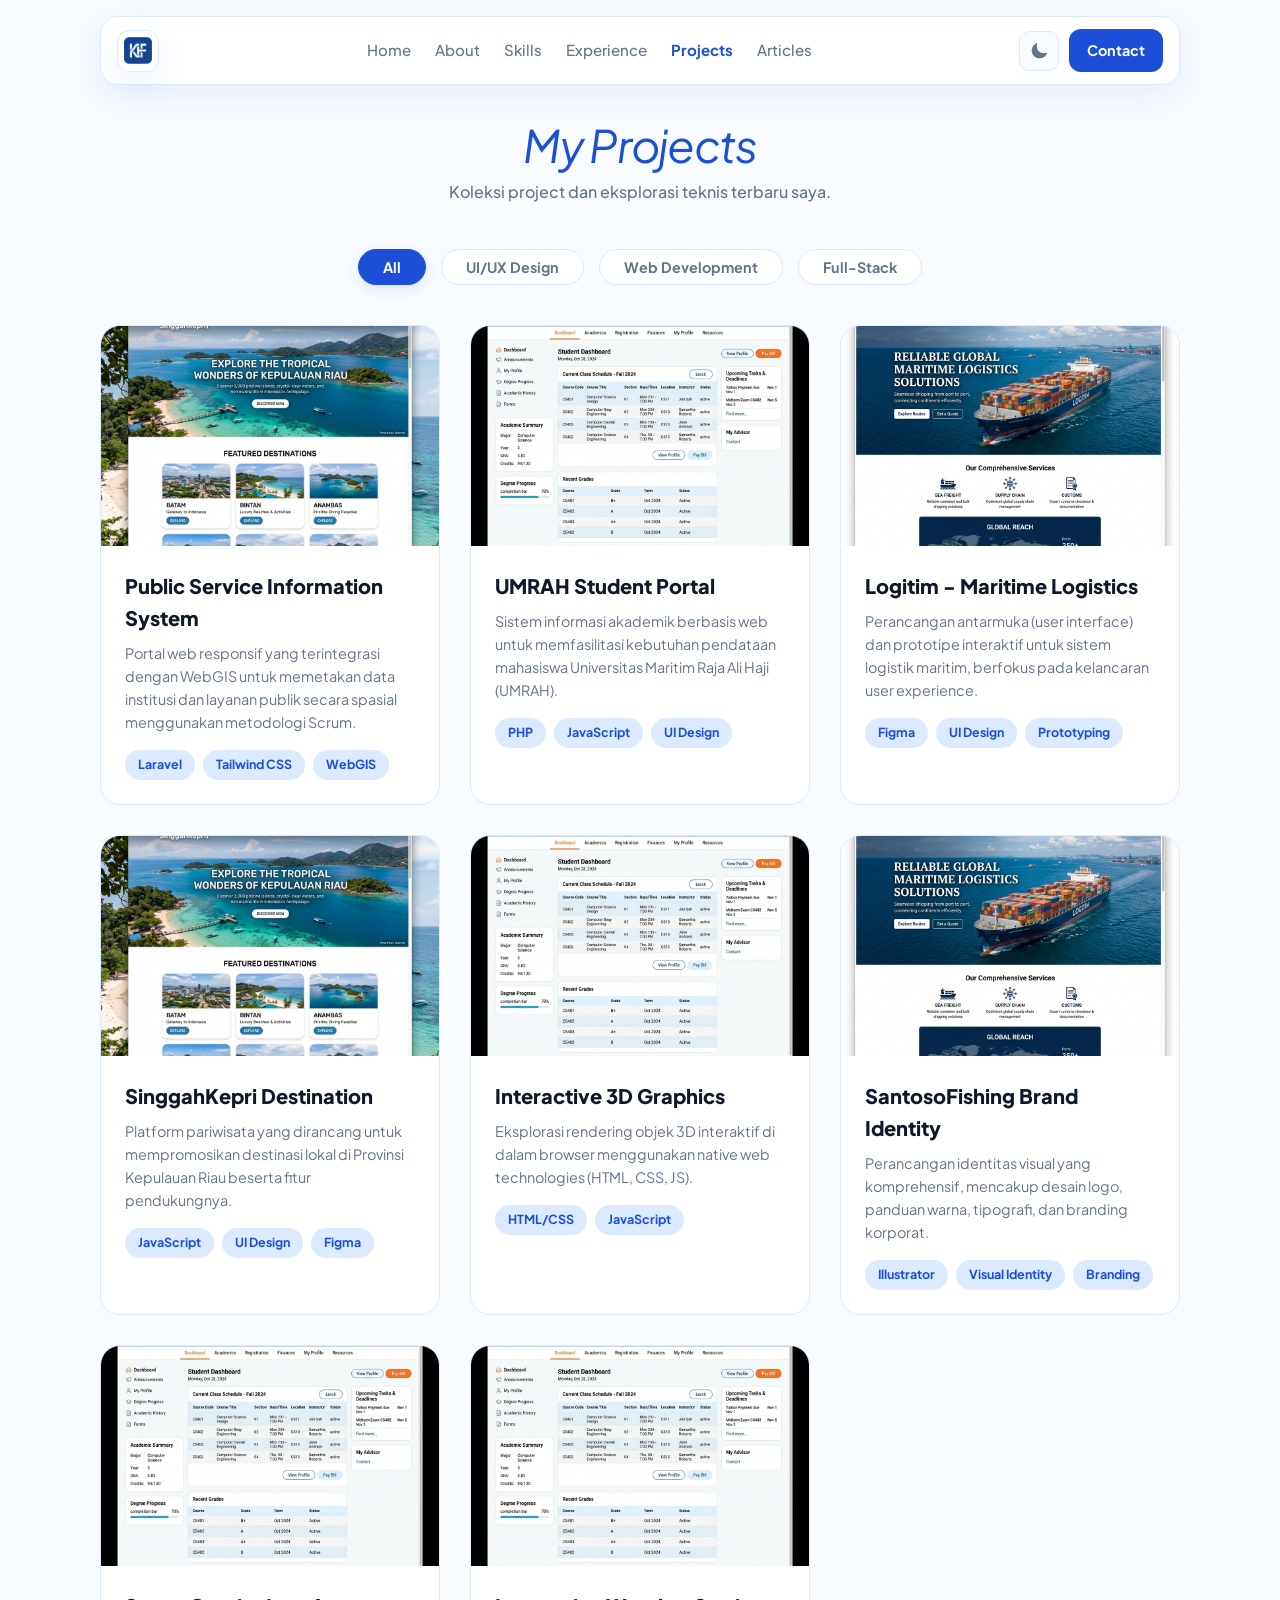
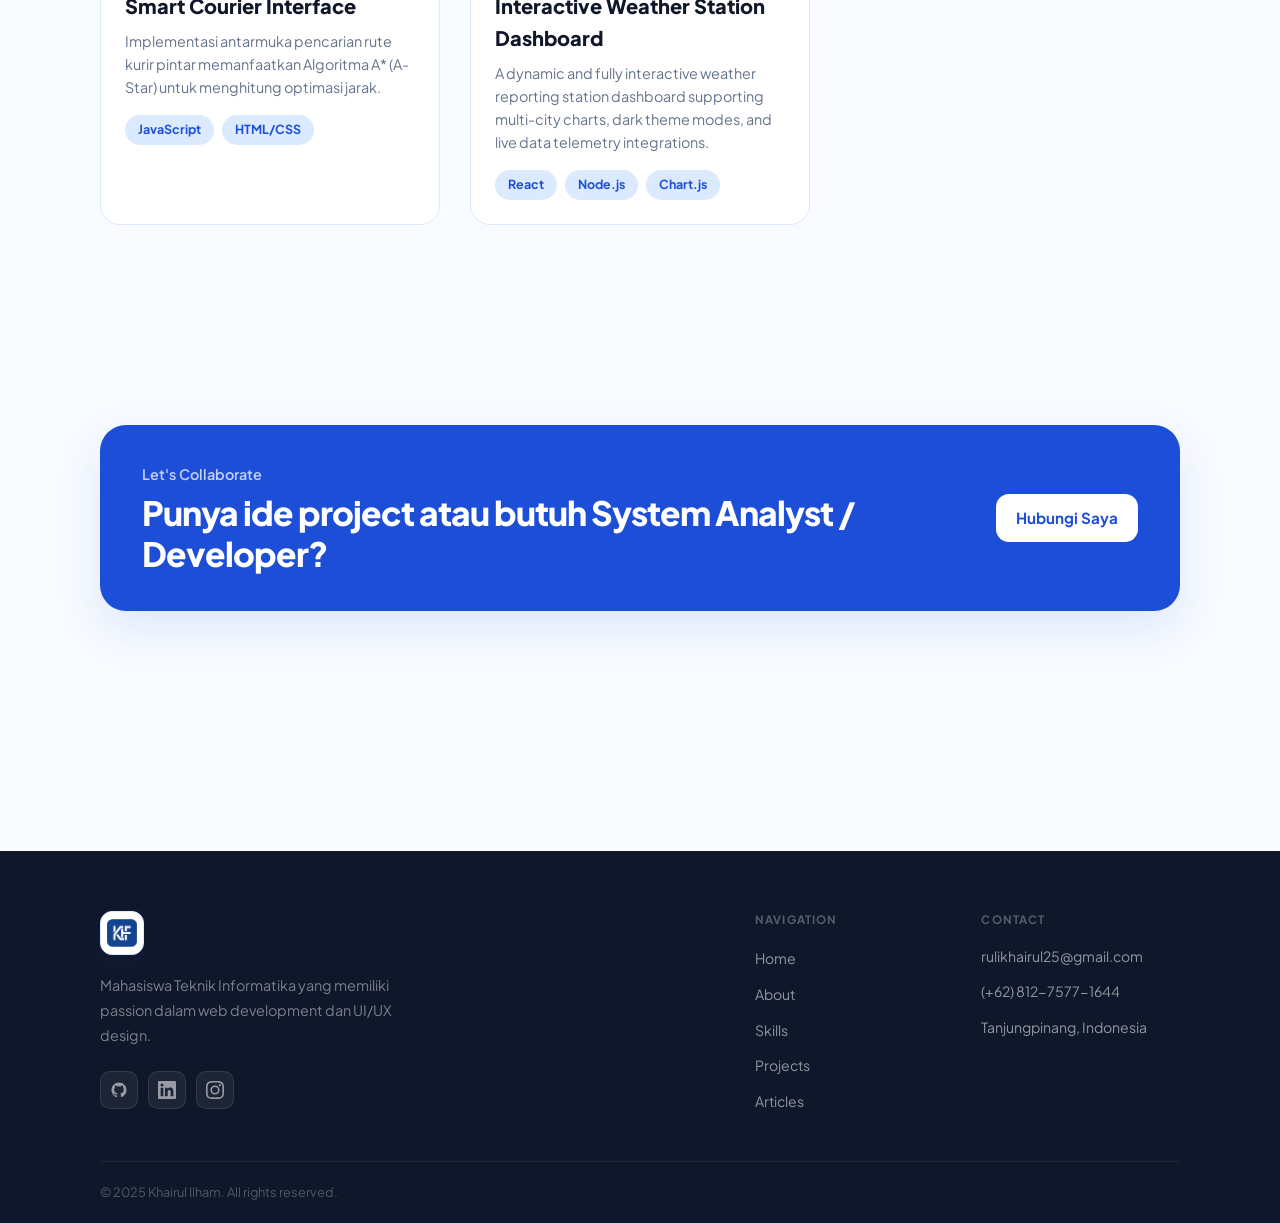
<file: projects.html>
<!DOCTYPE html>
<html lang="id">

<head>
    <meta charset="UTF-8">
    <meta name="viewport" content="width=device-width, initial-scale=1.0">
    <title>Projects | Khairul Ilham Portfolio</title>
    <meta name="description" content="Koleksi proyek web development, UI/UX design, dan full-stack oleh Khairul Ilham.">
    <meta name="author" content="Khairul Ilham">
    <link rel="icon" type="image/png" href="assets/images/Logo 2.png">
    <link rel="preconnect" href="https://fonts.googleapis.com">
    <link rel="preconnect" href="https://fonts.gstatic.com" crossorigin>
    <link
        href="https://fonts.googleapis.com/css2?family=Plus+Jakarta+Sans:ital,wght@0,300;0,400;0,500;0,600;0,700;0,800;1,400&display=swap"
        rel="stylesheet">
    <script src="js/theme.js"></script>
    <link rel="stylesheet" href="css/style.css">
</head>

<body>

    <!-- ══ NAVBAR ══ -->
    <header class="navbar" id="navbar">
        <a href="index.html" class="brand" aria-label="Home">
            <img src="assets/images/Logo 2.png" alt="KIF Logo">
        </a>
        <nav class="nav-links" aria-label="Main navigation">
            <a href="index.html">Home</a>
            <a href="index.html#about">About</a>
            <a href="index.html#skills">Skills</a>
            <a href="index.html#experience">Experience</a>
            <a href="projects.html" class="active">Projects</a>
            <a href="articles.html">Articles</a>
        </nav>
        <div class="nav-right">
            <button class="theme-toggle" id="themeToggle" aria-label="Toggle dark mode" onclick="ThemeManager.toggle()">
                <svg class="icon-moon" xmlns="http://www.w3.org/2000/svg" viewBox="0 0 24 24" fill="currentColor"
                    width="18" height="18">
                    <path fill-rule="evenodd"
                        d="M9.528 1.718a.75.75 0 0 1 .162.819A8.97 8.97 0 0 0 9 6a9 9 0 0 0 9 9 8.97 8.97 0 0 0 3.463-.69.75.75 0 0 1 .981.98 10.503 10.503 0 0 1-9.694 6.46c-5.799 0-10.5-4.7-10.5-10.5 0-4.368 2.667-8.112 6.46-9.694a.75.75 0 0 1 .818.162Z"
                        clip-rule="evenodd" />
                </svg>
                <svg class="icon-sun" xmlns="http://www.w3.org/2000/svg" viewBox="0 0 24 24" fill="currentColor"
                    width="18" height="18">
                    <path
                        d="M12 2.25a.75.75 0 0 1 .75.75v2.25a.75.75 0 0 1-1.5 0V3a.75.75 0 0 1 .75-.75ZM7.5 12a4.5 4.5 0 1 1 9 0 4.5 4.5 0 0 1-9 0ZM18.894 6.166a.75.75 0 0 0-1.06-1.06l-1.591 1.59a.75.75 0 1 0 1.06 1.061l1.591-1.59ZM21.75 12a.75.75 0 0 1-.75.75h-2.25a.75.75 0 0 1 0-1.5H21a.75.75 0 0 1 .75.75ZM17.834 18.894a.75.75 0 0 0 1.06-1.06l-1.59-1.591a.75.75 0 1 0-1.061 1.06l1.59 1.591ZM12 18a.75.75 0 0 1 .75.75V21a.75.75 0 0 1-1.5 0v-2.25A.75.75 0 0 1 12 18ZM7.758 17.303a.75.75 0 0 0-1.061-1.06l-1.591 1.59a.75.75 0 0 0 1.06 1.061l1.591-1.59ZM6 12a.75.75 0 0 1-.75.75H3a.75.75 0 0 1 0-1.5h2.25A.75.75 0 0 1 6 12ZM6.697 7.757a.75.75 0 0 0 1.06-1.06l-1.59-1.591a.75.75 0 0 0-1.061 1.06l1.59 1.591Z" />
                </svg>
            </button>
            <a href="contact.html" class="nav-cta">Contact</a>
            <button class="hamburger" id="hamburger"
                aria-label="Open menu"><span></span><span></span><span></span></button>
        </div>
    </header>

    <nav class="mobile-menu" id="mobileMenu">
        <a href="index.html">Home</a>
        <a href="index.html#about">About</a>
        <a href="index.html#skills">Skills</a>
        <a href="index.html#experience">Experience</a>
        <a href="projects.html" class="active">Projects</a>
        <a href="articles.html">Articles</a>
        <a href="contact.html" class="nav-cta" style="text-align:center;">Contact</a>
    </nav>

    <main class="main-content">
        <section class="section">
            <div class="section-heading reveal">
                <h2>My <span style="color: var(--primary);">Projects</span></h2>
                <p>Koleksi project dan eksplorasi teknis terbaru saya.</p>
            </div>

            <div class="projects-filter reveal">
                <button class="filter-btn reveal active" data-filter="all">All</button>
                <button class="filter-btn reveal" data-filter="design">UI/UX Design</button>
                <button class="filter-btn reveal" data-filter="development">Web Development</button>
                <button class="filter-btn reveal" data-filter="fullstack">Full-Stack</button>
            </div>

            <div class="projects-grid">

                <!-- Project 1 -->
                <div class="project-card reveal" data-category="fullstack">
                    <div class="project-image-wrap">
                        <img src="assets/images/project-singgahkepri.png" alt="Public Service Information System"
                            loading="lazy">
                        <div class="project-overlay">
                        </div>
                    </div>
                    <div class="project-body">
                        <h3>Public Service Information System</h3>
                        <p>Portal web responsif yang terintegrasi dengan WebGIS untuk memetakan data institusi dan
                            layanan publik secara spasial menggunakan metodologi Scrum.</p>
                        <div class="project-tags">
                            <span class="exp-badge">Laravel</span>
                            <span class="exp-badge">Tailwind CSS</span>
                            <span class="exp-badge">WebGIS</span>
                        </div>
                    </div>
                </div>

                <!-- Project 2 -->
                <div class="project-card reveal" data-category="development">
                    <div class="project-image-wrap">
                        <img src="assets/images/project-simawa.png" alt="UMRAH Student Portal" loading="lazy">
                        <div class="project-overlay">
                            <a href="https://github.com/KhairulIlham25/Sistem-Informasi-Mahasiswa-UMRAH" target="_blank"
                                rel="noopener noreferrer" class="project-link-btn" title="GitHub Repository">
                                <svg xmlns="http://www.w3.org/2000/svg" width="22" height="22" viewBox="0 0 24 24"
                                    fill="none" stroke="currentColor" stroke-width="2" stroke-linecap="round"
                                    stroke-linejoin="round">
                                    <path
                                        d="M9 19c-5 1.5-5-2.5-7-3m14 6v-3.87a3.37 3.37 0 0 0-.94-2.61c3.14-.35 6.44-1.54 6.44-7A5.44 5.44 0 0 0 20 4.77 5.07 5.07 0 0 0 19.91 1S18.73.65 16 2.48a13.38 13.38 0 0 0-7 0C6.27.65 5.09 1 5.09 1A5.07 5.07 0 0 0 5 4.77a5.44 5.44 0 0 0-1.5 3.78c0 5.42 3.3 6.61 6.44 7A3.37 3.37 0 0 0 9 18.13V22">
                                    </path>
                                </svg>
                            </a>
                        </div>
                    </div>
                    <div class="project-body">
                        <h3>UMRAH Student Portal</h3>
                        <p>Sistem informasi akademik berbasis web untuk memfasilitasi kebutuhan pendataan mahasiswa
                            Universitas Maritim Raja Ali Haji (UMRAH).</p>
                        <div class="project-tags">
                            <span class="exp-badge">PHP</span>
                            <span class="exp-badge">JavaScript</span>
                            <span class="exp-badge">UI Design</span>
                        </div>
                    </div>
                </div>

                <!-- Project 3 -->
                <div class="project-card reveal" data-category="design">
                    <div class="project-image-wrap">
                        <img src="assets/images/project-logitim.png" alt="Logitim - Maritime Logistics" loading="lazy">
                        <div class="project-overlay">
                            <a href="https://github.com/KhairulIlham25/Webiste-Logistic-Maritime-LOGITIM-"
                                target="_blank" rel="noopener noreferrer" class="project-link-btn"
                                title="GitHub Repository">
                                <svg xmlns="http://www.w3.org/2000/svg" width="22" height="22" viewBox="0 0 24 24"
                                    fill="none" stroke="currentColor" stroke-width="2" stroke-linecap="round"
                                    stroke-linejoin="round">
                                    <path
                                        d="M9 19c-5 1.5-5-2.5-7-3m14 6v-3.87a3.37 3.37 0 0 0-.94-2.61c3.14-.35 6.44-1.54 6.44-7A5.44 5.44 0 0 0 20 4.77 5.07 5.07 0 0 0 19.91 1S18.73.65 16 2.48a13.38 13.38 0 0 0-7 0C6.27.65 5.09 1 5.09 1A5.07 5.07 0 0 0 5 4.77a5.44 5.44 0 0 0-1.5 3.78c0 5.42 3.3 6.61 6.44 7A3.37 3.37 0 0 0 9 18.13V22">
                                    </path>
                                </svg>
                            </a>
                            <a href="https://www.figma.com/design/XxogTyGlEb5wRboZe666QW/Untitled?node-id=0-1&t=QhwAijz7cHGMDNMd-1"
                                target="_blank" rel="noopener noreferrer" class="project-link-btn" title="Figma Design">
                                <svg xmlns="http://www.w3.org/2000/svg" width="22" height="22" viewBox="0 0 24 24"
                                    fill="none" stroke="currentColor" stroke-width="2" stroke-linecap="round"
                                    stroke-linejoin="round">
                                    <path d="M5 5.5A3.5 3.5 0 0 1 8.5 2H12v7H8.5A3.5 3.5 0 0 1 5 5.5z"></path>
                                    <path d="M12 2h3.5a3.5 3.5 0 1 1 0 7H12V2z"></path>
                                    <path d="M12 12.5a3.5 3.5 0 1 1 7 0 3.5 3.5 0 1 1-7 0z"></path>
                                    <path d="M5 19.5A3.5 3.5 0 0 1 8.5 16H12v3.5a3.5 3.5 0 1 1-7 0z"></path>
                                    <path d="M5 12.5A3.5 3.5 0 0 1 8.5 9H12v7H8.5A3.5 3.5 0 0 1 5 12.5z"></path>
                                </svg>
                            </a>
                        </div>
                    </div>
                    <div class="project-body">
                        <h3>Logitim - Maritime Logistics</h3>
                        <p>Perancangan antarmuka (user interface) dan prototipe interaktif untuk sistem logistik
                            maritim, berfokus pada kelancaran user experience.</p>
                        <div class="project-tags">
                            <span class="exp-badge">Figma</span>
                            <span class="exp-badge">UI Design</span>
                            <span class="exp-badge">Prototyping</span>
                        </div>
                    </div>
                </div>

                <!-- Project 4 -->
                <div class="project-card reveal" data-category="fullstack">
                    <div class="project-image-wrap">
                        <img src="assets/images/project-singgahkepri.png" alt="SinggahKepri Destination" loading="lazy">
                        <div class="project-overlay">
                            <a href="https://github.com/KhairulIlham25/SINGGAH-KEPRI" target="_blank"
                                rel="noopener noreferrer" class="project-link-btn" title="GitHub Repository">
                                <svg xmlns="http://www.w3.org/2000/svg" width="22" height="22" viewBox="0 0 24 24"
                                    fill="none" stroke="currentColor" stroke-width="2" stroke-linecap="round"
                                    stroke-linejoin="round">
                                    <path
                                        d="M9 19c-5 1.5-5-2.5-7-3m14 6v-3.87a3.37 3.37 0 0 0-.94-2.61c3.14-.35 6.44-1.54 6.44-7A5.44 5.44 0 0 0 20 4.77 5.07 5.07 0 0 0 19.91 1S18.73.65 16 2.48a13.38 13.38 0 0 0-7 0C6.27.65 5.09 1 5.09 1A5.07 5.07 0 0 0 5 4.77a5.44 5.44 0 0 0-1.5 3.78c0 5.42 3.3 6.61 6.44 7A3.37 3.37 0 0 0 9 18.13V22">
                                    </path>
                                </svg>
                            </a>
                            <a href="https://www.figma.com/design/7kX35l56QM9Jxrx5l8qNoS/" target="_blank"
                                rel="noopener noreferrer" class="project-link-btn" title="Figma Design">
                                <svg xmlns="http://www.w3.org/2000/svg" width="22" height="22" viewBox="0 0 24 24"
                                    fill="none" stroke="currentColor" stroke-width="2" stroke-linecap="round"
                                    stroke-linejoin="round">
                                    <path d="M5 5.5A3.5 3.5 0 0 1 8.5 2H12v7H8.5A3.5 3.5 0 0 1 5 5.5z"></path>
                                    <path d="M12 2h3.5a3.5 3.5 0 1 1 0 7H12V2z"></path>
                                    <path d="M12 12.5a3.5 3.5 0 1 1 7 0 3.5 3.5 0 1 1-7 0z"></path>
                                    <path d="M5 19.5A3.5 3.5 0 0 1 8.5 16H12v3.5a3.5 3.5 0 1 1-7 0z"></path>
                                    <path d="M5 12.5A3.5 3.5 0 0 1 8.5 9H12v7H8.5A3.5 3.5 0 0 1 5 12.5z"></path>
                                </svg>
                            </a>
                        </div>
                    </div>
                    <div class="project-body">
                        <h3>SinggahKepri Destination</h3>
                        <p>Platform pariwisata yang dirancang untuk mempromosikan destinasi lokal di Provinsi Kepulauan
                            Riau beserta fitur pendukungnya.</p>
                        <div class="project-tags">
                            <span class="exp-badge">JavaScript</span>
                            <span class="exp-badge">UI Design</span>
                            <span class="exp-badge">Figma</span>
                        </div>
                    </div>
                </div>

                <!-- Project 5 -->
                <div class="project-card reveal" data-category="development">
                    <div class="project-image-wrap">
                        <img src="assets/images/project-simawa.png" alt="Interactive 3D Graphics" loading="lazy">
                        <div class="project-overlay">
                            <a href="https://github.com/KhairulIlham25/3D-simple-Graphic" target="_blank"
                                rel="noopener noreferrer" class="project-link-btn" title="GitHub Repository">
                                <svg xmlns="http://www.w3.org/2000/svg" width="22" height="22" viewBox="0 0 24 24"
                                    fill="none" stroke="currentColor" stroke-width="2" stroke-linecap="round"
                                    stroke-linejoin="round">
                                    <path
                                        d="M9 19c-5 1.5-5-2.5-7-3m14 6v-3.87a3.37 3.37 0 0 0-.94-2.61c3.14-.35 6.44-1.54 6.44-7A5.44 5.44 0 0 0 20 4.77 5.07 5.07 0 0 0 19.91 1S18.73.65 16 2.48a13.38 13.38 0 0 0-7 0C6.27.65 5.09 1 5.09 1A5.07 5.07 0 0 0 5 4.77a5.44 5.44 0 0 0-1.5 3.78c0 5.42 3.3 6.61 6.44 7A3.37 3.37 0 0 0 9 18.13V22">
                                    </path>
                                </svg>
                            </a>
                        </div>
                    </div>
                    <div class="project-body">
                        <h3>Interactive 3D Graphics</h3>
                        <p>Eksplorasi rendering objek 3D interaktif di dalam browser menggunakan native web technologies
                            (HTML, CSS, JS).</p>
                        <div class="project-tags">
                            <span class="exp-badge">HTML/CSS</span>
                            <span class="exp-badge">JavaScript</span>
                        </div>
                    </div>
                </div>

                <!-- Project 6 -->
                <div class="project-card reveal" data-category="design">
                    <div class="project-image-wrap">
                        <img src="assets/images/project-logitim.png" alt="SantosoFishing Brand Identity" loading="lazy">
                        <div class="project-overlay">
                            <a href="https://www.figma.com/design/g7Q1hn1gPIempnFQYJxJHG/" target="_blank"
                                rel="noopener noreferrer" class="project-link-btn" title="Figma Design">
                                <svg xmlns="http://www.w3.org/2000/svg" width="22" height="22" viewBox="0 0 24 24"
                                    fill="none" stroke="currentColor" stroke-width="2" stroke-linecap="round"
                                    stroke-linejoin="round">
                                    <path d="M5 5.5A3.5 3.5 0 0 1 8.5 2H12v7H8.5A3.5 3.5 0 0 1 5 5.5z"></path>
                                    <path d="M12 2h3.5a3.5 3.5 0 1 1 0 7H12V2z"></path>
                                    <path d="M12 12.5a3.5 3.5 0 1 1 7 0 3.5 3.5 0 1 1-7 0z"></path>
                                    <path d="M5 19.5A3.5 3.5 0 0 1 8.5 16H12v3.5a3.5 3.5 0 1 1-7 0z"></path>
                                    <path d="M5 12.5A3.5 3.5 0 0 1 8.5 9H12v7H8.5A3.5 3.5 0 0 1 5 12.5z"></path>
                                </svg>
                            </a>
                        </div>
                    </div>
                    <div class="project-body">
                        <h3>SantosoFishing Brand Identity</h3>
                        <p>Perancangan identitas visual yang komprehensif, mencakup desain logo, panduan warna,
                            tipografi, dan branding korporat.</p>
                        <div class="project-tags">
                            <span class="exp-badge">Illustrator</span>
                            <span class="exp-badge">Visual Identity</span>
                            <span class="exp-badge">Branding</span>
                        </div>
                    </div>
                </div>

                <!-- Project 7 -->
                <div class="project-card reveal" data-category="development">
                    <div class="project-image-wrap">
                        <img src="assets/images/project-simawa.png" alt="Smart Courier Interface" loading="lazy">
                        <div class="project-overlay">
                            <a href="https://github.com/KhairulIlham25/Project_SmartCourier" target="_blank"
                                rel="noopener noreferrer" class="project-link-btn" title="GitHub Repository">
                                <svg xmlns="http://www.w3.org/2000/svg" width="22" height="22" viewBox="0 0 24 24"
                                    fill="none" stroke="currentColor" stroke-width="2" stroke-linecap="round"
                                    stroke-linejoin="round">
                                    <path
                                        d="M9 19c-5 1.5-5-2.5-7-3m14 6v-3.87a3.37 3.37 0 0 0-.94-2.61c3.14-.35 6.44-1.54 6.44-7A5.44 5.44 0 0 0 20 4.77 5.07 5.07 0 0 0 19.91 1S18.73.65 16 2.48a13.38 13.38 0 0 0-7 0C6.27.65 5.09 1 5.09 1A5.07 5.07 0 0 0 5 4.77a5.44 5.44 0 0 0-1.5 3.78c0 5.42 3.3 6.61 6.44 7A3.37 3.37 0 0 0 9 18.13V22">
                                    </path>
                                </svg>
                            </a>
                        </div>
                    </div>
                    <div class="project-body">
                        <h3>Smart Courier Interface</h3>
                        <p>Implementasi antarmuka pencarian rute kurir pintar memanfaatkan Algoritma A* (A-Star) untuk
                            menghitung optimasi jarak.</p>
                        <div class="project-tags">
                            <span class="exp-badge">JavaScript</span>
                            <span class="exp-badge">HTML/CSS</span>
                        </div>
                    </div>
                </div>

                <!-- Project 8 -->
                <div class="project-card reveal" data-category="development">
                    <div class="project-image-wrap">
                        <img src="assets/images/project-simawa.png" alt="Interactive Weather Station Dashboard"
                            loading="lazy">
                        <div class="project-overlay">
                            <a href="https://github.com/KhairulIlham25/weather-station" target="_blank"
                                rel="noopener noreferrer" class="project-link-btn" title="GitHub Repository">
                                <svg xmlns="http://www.w3.org/2000/svg" width="22" height="22" viewBox="0 0 24 24"
                                    fill="none" stroke="currentColor" stroke-width="2" stroke-linecap="round"
                                    stroke-linejoin="round">
                                    <path
                                        d="M9 19c-5 1.5-5-2.5-7-3m14 6v-3.87a3.37 3.37 0 0 0-.94-2.61c3.14-.35 6.44-1.54 6.44-7A5.44 5.44 0 0 0 20 4.77 5.07 5.07 0 0 0 19.91 1S18.73.65 16 2.48a13.38 13.38 0 0 0-7 0C6.27.65 5.09 1 5.09 1A5.07 5.07 0 0 0 5 4.77a5.44 5.44 0 0 0-1.5 3.78c0 5.42 3.3 6.61 6.44 7A3.37 3.37 0 0 0 9 18.13V22">
                                    </path>
                                </svg>
                            </a>
                        </div>
                    </div>
                    <div class="project-body">
                        <h3>Interactive Weather Station Dashboard</h3>
                        <p>A dynamic and fully interactive weather reporting station dashboard supporting multi-city
                            charts, dark theme modes, and live data telemetry integrations.</p>
                        <div class="project-tags">
                            <span class="exp-badge">React</span>
                            <span class="exp-badge">Node.js</span>
                            <span class="exp-badge">Chart.js</span>
                        </div>
                    </div>
                </div>

            </div>
        </section>

        <!-- Contact CTA -->
        <section class="contact-section reveal" aria-label="Contact call to action">
            <div>
                <p>Let's Collaborate</p>
                <h2>Punya ide project atau butuh System Analyst / Developer?</h2>
            </div>
            <a href="contact.html" class="btn primary">Hubungi Saya</a>
        </section>
    </main>

    <!-- ══ FOOTER ══ -->
    <footer class="site-footer">
        <div class="footer-inner">
            <div class="footer-brand">
                <a href="index.html" class="brand"><img src="assets/images/Logo 2.png" alt="KIF Logo"></a>
                <p>Mahasiswa Teknik Informatika yang memiliki passion dalam web development dan UI/UX design.</p>
                <div class="footer-socials">
                    <a href="https://github.com/KhairulIlham25" target="_blank" rel="noopener noreferrer"
                        aria-label="GitHub">
                        <svg xmlns="http://www.w3.org/2000/svg" viewBox="0 0 24 24" fill="currentColor" width="18"
                            height="18">
                            <path fill-rule="evenodd"
                                d="M12 2C6.477 2 2 6.484 2 12.017c0 4.425 2.865 8.18 6.839 9.504.5.092.682-.217.682-.483 0-.237-.008-.868-.013-1.703-2.782.605-3.369-1.343-3.369-1.343-.454-1.158-1.11-1.466-1.11-1.466-.908-.62.069-.608.069-.608 1.003.07 1.531 1.032 1.531 1.032.892 1.53 2.341 1.088 2.91.832.092-.647.35-1.088.636-1.338-2.22-.253-4.555-1.113-4.555-4.951 0-1.093.39-1.988 1.029-2.688-.103-.253-.446-1.272.098-2.65 0 0 .84-.27 2.75 1.026A9.564 9.564 0 0 1 12 6.844a9.59 9.59 0 0 1 2.504.337c1.909-1.296 2.747-1.027 2.747-1.027.546 1.379.202 2.398.1 2.651.64.7 1.028 1.595 1.028 2.688 0 3.848-2.339 4.695-4.566 4.943.359.309.678.92.678 1.855 0 1.338-.012 2.419-.012 2.747 0 .268.18.58.688.482A10.02 10.02 0 0 0 22 12.017C22 6.484 17.522 2 12 2Z"
                                clip-rule="evenodd" />
                        </svg>
                    </a>
                    <a href="https://www.linkedin.com/in/khairul-ilham-7752a32a7/?locale=en" target="_blank"
                        rel="noopener noreferrer" aria-label="LinkedIn">
                        <svg xmlns="http://www.w3.org/2000/svg" viewBox="0 0 24 24" fill="currentColor" width="18"
                            height="18">
                            <path
                                d="M20.447 20.452h-3.554v-5.569c0-1.328-.027-3.037-1.852-3.037-1.853 0-2.136 1.445-2.136 2.939v5.667H9.351V9h3.414v1.561h.046c.477-.9 1.637-1.85 3.37-1.85 3.601 0 4.267 2.37 4.267 5.455v6.286zM5.337 7.433a2.062 2.062 0 0 1-2.063-2.065 2.064 2.064 0 1 1 2.063 2.065zm1.782 13.019H3.555V9h3.564v11.452zM22.225 0H1.771C.792 0 0 .774 0 1.729v20.542C0 23.227.792 24 1.771 24h20.451C23.2 24 24 23.227 24 22.271V1.729C24 .774 23.2 0 22.225 0h.003z" />
                        </svg>
                    </a>
                    <a href="https://instagram.com/ilhamfatihulhaq" target="_blank" rel="noopener noreferrer"
                        aria-label="Instagram">
                        <svg xmlns="http://www.w3.org/2000/svg" viewBox="0 0 24 24" fill="currentColor" width="18"
                            height="18">
                            <path
                                d="M12 2.163c3.204 0 3.584.012 4.85.07 3.252.148 4.771 1.691 4.919 4.919.058 1.265.069 1.645.069 4.849 0 3.205-.012 3.584-.069 4.849-.149 3.225-1.664 4.771-4.919 4.919-1.266.058-1.644.07-4.85.07-3.204 0-3.584-.012-4.849-.07-3.26-.149-4.771-1.699-4.919-4.92-.058-1.265-.07-1.644-.07-4.849 0-3.204.013-3.583.07-4.849.149-3.227 1.664-4.771 4.919-4.919 1.266-.057 1.645-.069 4.849-.069zm0-2.163c-3.259 0-3.667.014-4.947.072-4.358.2-6.78 2.618-6.98 6.98-.059 1.281-.073 1.689-.073 4.948 0 3.259.014 3.668.072 4.948.2 4.358 2.618 6.78 6.98 6.98 1.281.058 1.689.072 4.948.072 3.259 0 3.668-.014 4.948-.072 4.354-.2 6.782-2.618 6.979-6.98.059-1.28.073-1.689.073-4.948 0-3.259-.014-3.667-.072-4.947-.196-4.354-2.617-6.78-6.979-6.98-1.281-.059-1.69-.073-4.949-.073zm0 5.838a6.162 6.162 0 1 0 0 12.324 6.162 6.162 0 0 0 0-12.324zM12 16a4 4 0 1 1 0-8 4 4 0 0 1 0 8zm6.406-11.845a1.44 1.44 0 1 0 0 2.881 1.44 1.44 0 0 0 0-2.881z" />
                        </svg>
                    </a>
                </div>
            </div>
            <div class="footer-links">
                <div class="footer-col">
                    <h4>Navigation</h4>
                    <ul>
                        <li><a href="index.html">Home</a></li>
                        <li><a href="index.html#about">About</a></li>
                        <li><a href="index.html#skills">Skills</a></li>
                        <li><a href="projects.html">Projects</a></li>
                        <li><a href="articles.html">Articles</a></li>
                    </ul>
                </div>
                <div class="footer-col">
                    <h4>Contact</h4>
                    <ul>
                        <li>rulikhairul25@gmail.com</li>
                        <li><a href="https://wa.me/6281275771644" target="_blank" rel="noopener noreferrer">(+62)
                                812-7577-1644</a></li>
                        <li><a href="https://www.google.com/maps/search/?api=1&query=Tanjungpinang" target="_blank"
                                rel="noopener noreferrer">Tanjungpinang, Indonesia</a></li>
                    </ul>
                </div>
            </div>
        </div>
        <div class="footer-bottom">
            <p>&copy; 2025 Khairul Ilham. All rights reserved.</p>
        </div>
    </footer>

    <script src="js/app.js"></script>
</body>

</html>
</file>
<file: css/style.css>
/* ══════════════════════════════════════════
   DESIGN TOKENS
══════════════════════════════════════════ */
:root {
    --primary: #1d4ed8;
    --primary-dark: #1e40af;
    --primary-soft: #dbeafe;

    --dark: #0f172a;
    --text: #1e293b;
    --muted: #64748b;
    --light: #f8fbff;
    --white: #ffffff;
    --border: #dbeafe;

    --shadow-sm: 0 10px 30px rgba(37, 99, 235, 0.08);
    --shadow-md: 0 18px 45px rgba(37, 99, 235, 0.12);
    --shadow-lg: 0 24px 60px rgba(37, 99, 235, 0.16);

    --section-gap: 100px;
    --radius-card: 20px;
}

/* Dark Mode Tokens */
[data-theme="dark"] {
    --primary: #3b82f6;
    --primary-dark: #2563eb;
    --primary-soft: #1e3a5f;

    --dark: #f1f5f9;
    --text: #e2e8f0;
    --muted: #94a3b8;
    --light: #0f172a;
    --white: #1e293b;
    --border: #334155;

    --shadow-sm: 0 10px 30px rgba(0, 0, 0, 0.3);
    --shadow-md: 0 18px 45px rgba(0, 0, 0, 0.4);
    --shadow-lg: 0 24px 60px rgba(0, 0, 0, 0.5);
}

/* ══════════════════════════════════════════
   RESET & BASE
══════════════════════════════════════════ */
*,
*::before,
*::after {
    margin: 0;
    padding: 0;
    box-sizing: border-box;
}

html {
    scroll-behavior: smooth;
}

body {
    font-family: 'Plus Jakarta Sans', ui-sans-serif, system-ui, sans-serif;
    background: var(--light);
    color: var(--text);
    line-height: 1.6;
    transition: background-color 0.3s ease, color 0.3s ease;
}

a {
    color: inherit;
    text-decoration: none;
}

/* ══════════════════════════════════════════
   THEME TOGGLE BUTTON
══════════════════════════════════════════ */
.theme-toggle {
    width: 40px;
    height: 40px;
    border-radius: 10px;
    background: var(--light);
    border: 1px solid var(--border);
    color: var(--muted);
    cursor: pointer;
    display: flex;
    align-items: center;
    justify-content: center;
    transition: 0.2s ease;
    flex-shrink: 0;
}

.theme-toggle:hover {
    background: var(--primary-soft);
    color: var(--primary);
    border-color: var(--primary-soft);
}

.theme-toggle .icon-sun {
    display: none;
}

.theme-toggle .icon-moon {
    display: block;
}

[data-theme="dark"] .theme-toggle .icon-sun {
    display: block;
}

[data-theme="dark"] .theme-toggle .icon-moon {
    display: none;
}

/* ══════════════════════════════════════════
   NAVBAR
══════════════════════════════════════════ */
.navbar {
    width: min(1080px, calc(100% - 32px));
    position: fixed;
    top: 16px;
    left: 50%;
    transform: translateX(-50%);
    z-index: 100;
    padding: 12px 16px;
    background: rgba(255, 255, 255, 0.92);
    border: 1px solid var(--border);
    border-radius: 18px;
    display: flex;
    align-items: center;
    justify-content: space-between;
    backdrop-filter: blur(14px);
    box-shadow: var(--shadow-sm);
    transition: background 0.3s ease, border-color 0.3s ease;
}

[data-theme="dark"] .navbar {
    background: rgba(30, 41, 59, 0.92);
    border-color: var(--border);
}

.brand {
    width: 42px;
    height: 42px;
    border-radius: 12px;
    background: var(--white);
    border: 1px solid var(--border);
    display: flex;
    align-items: center;
    justify-content: center;
    padding: 6px;
    box-shadow: var(--shadow-sm);
    flex-shrink: 0;
    transition: 0.25s cubic-bezier(0.4, 0, 0.2, 1);
}

.brand:hover {
    transform: scale(1.06);
    border-color: var(--primary-soft);
    box-shadow: var(--shadow-md);
}

.brand img {
    max-width: 100%;
    max-height: 100%;
    object-fit: contain;
}

.nav-links {
    display: flex;
    gap: 24px;
    color: var(--muted);
    font-size: 0.94rem;
    font-weight: 500;
}

.nav-links a {
    color: var(--muted);
    transition: color 0.2s;
}

.nav-links a:hover {
    color: var(--primary);
}

.nav-links a.active {
    color: var(--primary);
    font-weight: 700;
}

.nav-right {
    display: flex;
    align-items: center;
    gap: 10px;
}

.nav-cta {
    padding: 10px 18px;
    background: var(--primary);
    color: var(--white) !important;
    border-radius: 12px;
    font-size: 0.9rem;
    font-weight: 700;
    transition: 0.2s ease;
}

.nav-cta:hover {
    background: var(--primary-dark);
    transform: translateY(-2px);
}

/* Mobile menu hamburger */
.hamburger {
    display: none;
    flex-direction: column;
    gap: 5px;
    cursor: pointer;
    padding: 6px;
    border: none;
    background: none;
}

.hamburger span {
    display: block;
    width: 22px;
    height: 2px;
    background: var(--text);
    border-radius: 2px;
    transition: 0.3s ease;
}

.hamburger.open span:nth-child(1) {
    transform: translateY(7px) rotate(45deg);
}

.hamburger.open span:nth-child(2) {
    opacity: 0;
}

.hamburger.open span:nth-child(3) {
    transform: translateY(-7px) rotate(-45deg);
}

.mobile-menu {
    display: none;
    position: fixed;
    top: 80px;
    left: 50%;
    transform: translateX(-50%);
    width: min(1080px, calc(100% - 24px));
    background: var(--white);
    border: 1px solid var(--border);
    border-radius: 16px;
    padding: 20px;
    box-shadow: var(--shadow-md);
    z-index: 99;
    flex-direction: column;
    gap: 8px;
}

.mobile-menu.open {
    display: flex;
}

.mobile-menu a {
    padding: 12px 16px;
    color: var(--text);
    font-weight: 600;
    border-radius: 10px;
    transition: 0.2s;
}

.mobile-menu a:hover {
    background: var(--primary-soft);
    color: var(--primary);
}

.mobile-menu a.active {
    background: var(--primary-soft);
    color: var(--primary);
}

/* ══════════════════════════════════════════
   HERO
══════════════════════════════════════════ */
.hero {
    width: min(1080px, calc(100% - 32px));
    margin: 150px auto 0;
    display: grid;
    grid-template-columns: 1fr 360px;
    align-items: center;
    gap: 52px;
    padding-bottom: 60px;
}

.badge {
    display: inline-flex;
    padding: 8px 14px;
    border-radius: 999px;
    background: var(--primary-soft);
    color: var(--primary-dark);
    font-size: 0.88rem;
    font-weight: 700;
    margin-bottom: 18px;
}

.hero h1 {
    max-width: 640px;
    font-size: clamp(2.4rem, 5vw, 4.4rem);
    line-height: 1.02;
    letter-spacing: -0.06em;
    color: var(--dark);
    margin-bottom: 20px;
}

.hero h1 span {
    color: var(--primary);
}

.hero-desc {
    max-width: 560px;
    color: var(--muted);
    font-size: 1rem;
    line-height: 1.8;
    margin-bottom: 26px;
}

/* ── Typing Effect ─────────────────────────── */
.hero-typing-line {
    font-size: clamp(1.1rem, 2.2vw, 1.35rem);
    font-weight: 700;
    color: var(--dark);
    margin-bottom: 18px;
    display: flex;
    align-items: center;
    gap: 0;
    min-height: 2em;
}

.typing-text {
    color: var(--primary);
    font-weight: 800;
}

.typing-cursor {
    display: inline-block;
    color: var(--primary);
    font-weight: 300;
    margin-left: 2px;
    animation: cursorBlink 0.75s step-end infinite;
}

@keyframes cursorBlink {

    0%,
    100% {
        opacity: 1;
    }

    50% {
        opacity: 0;
    }
}

.hero-buttons {
    display: flex;
    gap: 12px;
    flex-wrap: wrap;
    margin-bottom: 22px;
}

/* ── Hero CTA Buttons ──────────────────────── */
.btn-cta {
    display: inline-flex;
    align-items: center;
    gap: 8px;
    padding: 12px 22px;
    border-radius: 13px;
    font-size: 0.93rem;
    font-weight: 700;
    font-family: inherit;
    cursor: pointer;
    text-decoration: none;
    transition: transform 0.22s ease, box-shadow 0.22s ease, background 0.22s ease, border-color 0.22s ease;
    border: 2px solid transparent;
    white-space: nowrap;
}

/* Primary — solid blue */
.btn-cta--primary {
    background: var(--primary);
    color: #ffffff;
    border-color: var(--primary);
    box-shadow: 0 8px 20px rgba(37, 99, 235, 0.25);
}

.btn-cta--primary:hover {
    background: var(--primary-dark);
    border-color: var(--primary-dark);
    transform: translateY(-3px);
    box-shadow: 0 14px 32px rgba(37, 99, 235, 0.40);
}

/* Outline — white fill, blue border */
.btn-cta--outline {
    background: var(--white);
    color: var(--primary);
    border-color: var(--primary);
    box-shadow: none;
}

.btn-cta--outline:hover {
    background: var(--primary-soft);
    transform: translateY(-3px);
    box-shadow: 0 10px 24px rgba(37, 99, 235, 0.18);
}

/* Ghost — transparent, grey border */
.btn-cta--ghost {
    background: transparent;
    color: var(--text);
    border-color: var(--border);
    box-shadow: none;
}

.btn-cta--ghost:hover {
    border-color: var(--primary);
    color: var(--primary);
    transform: translateY(-3px);
    box-shadow: 0 8px 20px rgba(37, 99, 235, 0.12);
}

/* ── Social Icon Buttons ───────────────────── */
.hero-socials {
    display: flex;
    gap: 10px;
    flex-wrap: wrap;
}

.social-icon-btn {
    width: 42px;
    height: 42px;
    border-radius: 50%;
    background: var(--white);
    border: 1.5px solid var(--border);
    color: var(--muted);
    display: flex;
    align-items: center;
    justify-content: center;
    font-size: 1rem;
    text-decoration: none;
    transition: transform 0.22s ease, background 0.22s ease, color 0.22s ease, box-shadow 0.22s ease, border-color 0.22s ease;
    box-shadow: var(--shadow-sm);
}

.social-icon-btn:hover {
    background: var(--primary);
    color: #ffffff;
    border-color: var(--primary);
    transform: translateY(-3px);
    box-shadow: 0 8px 20px rgba(37, 99, 235, 0.35);
}

/* Buttons */
.btn {
    display: inline-flex;
    align-items: center;
    justify-content: center;
    padding: 12px 20px;
    border-radius: 13px;
    font-size: 0.95rem;
    font-weight: 700;
    transition: 0.2s ease;
    cursor: pointer;
    border: none;
    font-family: inherit;
}

.btn:hover {
    transform: translateY(-2px);
}

.btn.primary {
    background: var(--primary);
    color: #ffffff;
    box-shadow: 0 14px 28px rgba(37, 99, 235, 0.18);
}

.btn.primary:hover {
    background: var(--primary-dark);
}

.btn.secondary {
    background: var(--white);
    border: 1px solid var(--border);
    color: var(--primary);
}

.btn.secondary:hover {
    border-color: var(--primary);
}

/* Hero image card */
.hero-image-wrap {
    position: relative;
}

.hero-image-card {
    width: 100%;
    aspect-ratio: 1 / 1;
    border-radius: 28px;
    overflow: hidden;
    border: 1px solid var(--border);
    box-shadow: var(--shadow-md);
}

.hero-image-card img {
    width: 100%;
    height: 100%;
    object-fit: cover;
    object-position: center top;
}

/* Floating card on hero */
.floating-card {
    position: absolute;
    left: -20px;
    bottom: 40px;
    background: var(--white);
    padding: 12px 18px;
    border-radius: 18px;
    border: 1px solid var(--border);
    box-shadow: var(--shadow-md);
    display: flex;
    flex-direction: column;
    gap: 2px;
    animation: floatAnim 3s ease-in-out infinite;
}

.floating-card::before {
    content: '';
    width: 8px;
    height: 8px;
    background: #10b981;
    border-radius: 50%;
    position: absolute;
    top: 14px;
    right: 14px;
}

.floating-card span {
    font-size: 0.75rem;
    color: var(--muted);
    font-weight: 600;
}

.floating-card strong {
    font-size: 0.94rem;
    color: var(--dark);
    font-weight: 800;
}

/* Scroll down indicator */
.scroll-down {
    grid-column: span 2;
    margin: 10px auto 0;
    display: inline-flex;
    flex-direction: column;
    align-items: center;
    gap: 8px;
    color: var(--muted);
    font-size: 0.75rem;
    font-weight: 700;
    text-transform: uppercase;
    letter-spacing: 0.08em;
    transition: color 0.2s;
}

.scroll-down:hover {
    color: var(--primary);
}

/* Animated scroll pill */
.scroll-down .scroll-pill {
    width: 26px;
    height: 42px;
    border: 2px solid currentColor;
    border-radius: 999px;
    display: flex;
    justify-content: center;
    padding-top: 6px;
    transition: border-color 0.2s;
}

.scroll-down .scroll-dot {
    width: 4px;
    height: 8px;
    background: currentColor;
    border-radius: 999px;
    animation: scrollDot 2s cubic-bezier(0.4, 0, 0.6, 1) infinite;
}

/* Bounce the entire scroll-down block as one unit */
.scroll-down {
    animation: bounce 2s infinite;
}

/* ── Keyframes ──────────────────────────────── */
@keyframes scrollDot {
    0% {
        transform: translateY(0);
        opacity: 1;
    }

    60% {
        transform: translateY(12px);
        opacity: 0.3;
    }

    100% {
        transform: translateY(0);
        opacity: 1;
    }
}

@keyframes bounce {

    0%,
    100% {
        transform: translateY(0);
    }

    50% {
        transform: translateY(6px);
    }
}

@keyframes floatAnim {

    0%,
    100% {
        transform: translateY(0px);
    }

    50% {
        transform: translateY(-8px);
    }
}

@keyframes cursorBlink {

    0%,
    100% {
        opacity: 1;
    }

    50% {
        opacity: 0;
    }
}

/* ══════════════════════════════════════════
   SECTION BASE & HEADING SYSTEM
══════════════════════════════════════════ */
.section {
    width: min(1080px, calc(100% - 32px));
    margin: 0 auto;
    padding: 120px 0 100px;
    scroll-margin-top: 40px;
}

.section-heading {
    max-width: 700px;
    margin: 0 auto 44px;
    text-align: center;
}

.section-heading h2 {
    font-size: clamp(1.9rem, 3.6vw, 2.8rem);
    font-weight: 400;
    font-style: italic;
    color: var(--primary);
    letter-spacing: -0.03em;
    line-height: 1.1;
    margin-bottom: 10px;
}

.section-heading p {
    color: var(--muted);
    font-size: 1rem;
    font-weight: 500;
    line-height: 1.6;
}

.section-separator {
    width: 100%;
    height: 1px;
    background: linear-gradient(90deg, transparent, var(--border), transparent);
    margin: 20px 0;
}

.section-container {
    width: 100%;
}

.bg-light {
    background-color: var(--light);
}

.bg-white {
    background-color: var(--white);
}

/* ══════════════════════════════════════════
   ABOUT SECTION
══════════════════════════════════════════ */
.about-content {
    display: grid;
    grid-template-columns: 0.9fr 1.1fr;
    gap: 46px;
    align-items: center;
}

.about-image {
    position: relative;
}

.about-image::before {
    content: "";
    position: absolute;
    inset: 14px -10px -10px 14px;
    border-radius: 30px;
    background: var(--primary-soft);
    z-index: 0;
}

.about-image img {
    position: relative;
    z-index: 1;
    width: 100%;
    height: 500px;
    object-fit: cover;
    border-radius: 28px;
    background: var(--primary-soft);
    box-shadow: var(--shadow-md);
}

.about-lead {
    color: var(--dark);
    font-size: 1.05rem;
    line-height: 1.8;
    margin-bottom: 16px;
    text-align: justify;
}

.about-lead strong {
    color: var(--primary);
    font-weight: 700;
}

.about-desc {
    color: var(--muted);
    font-size: 0.97rem;
    line-height: 1.8;
    margin-bottom: 28px;
    text-align: justify;
}

.about-details {
    display: grid;
    grid-template-columns: repeat(2, 1fr);
    gap: 14px;
    margin-bottom: 24px;
}

.detail-item {
    display: flex;
    align-items: flex-start;
    gap: 12px;
    padding: 14px 16px;
    background: var(--white);
    border: 1px solid var(--border);
    border-radius: 16px;
    box-shadow: var(--shadow-sm);
}

.detail-icon {
    width: 36px;
    height: 36px;
    flex: 0 0 36px;
    display: grid;
    place-items: center;
    border-radius: 10px;
    background: var(--primary-soft);
    color: var(--primary);
}

.detail-label {
    font-size: 0.72rem;
    color: #94a3b8;
    text-transform: uppercase;
    letter-spacing: 0.06em;
    font-weight: 700;
    margin-bottom: 3px;
}

.detail-value {
    color: var(--dark);
    font-size: 0.88rem;
    font-weight: 500;
    line-height: 1.4;
    margin: 0;
}

/* ── About Interests ───────────────────────── */
.about-interests {
    margin-top: 20px;
    padding: 18px 20px;
    background: var(--white);
    border: 1px solid var(--border);
    border-radius: 18px;
    box-shadow: var(--shadow-sm);
}

.about-interests h4 {
    font-size: 0.82rem;
    text-transform: uppercase;
    letter-spacing: 0.08em;
    color: var(--muted);
    font-weight: 700;
    margin-bottom: 14px;
    display: flex;
    align-items: center;
    gap: 7px;
}

.about-interests h4 i {
    color: var(--primary);
    font-size: 0.85rem;
}

.interest-list {
    display: flex;
    flex-wrap: wrap;
    gap: 8px;
}

.interest-item {
    display: inline-flex;
    align-items: center;
    gap: 6px;
    padding: 6px 13px;
    background: var(--primary-soft);
    color: var(--primary);
    border-radius: 999px;
    font-size: 0.82rem;
    font-weight: 700;
    transition: transform 0.2s ease, box-shadow 0.2s ease;
}

.interest-item:hover {
    transform: translateY(-2px);
    box-shadow: 0 6px 16px rgba(37, 99, 235, 0.18);
}

.interest-item i {
    font-size: 0.78rem;
    opacity: 0.85;
}

/* ══════════════════════════════════════════
   SKILLS
══════════════════════════════════════════ */
.skills-grid {
    display: grid;
    grid-template-columns: repeat(3, 1fr);
    gap: 22px;
}

.skill-card {
    background: var(--white);
    border: 1px solid var(--border);
    border-radius: var(--radius-card);
    padding: 26px;
    box-shadow: var(--shadow-sm);
    transition: 0.25s ease;
}

.skill-card:hover {
    transform: translateY(-5px);
    box-shadow: var(--shadow-md);
    border-color: rgba(37, 99, 235, 0.25);
}

.skill-card-header {
    display: flex;
    align-items: center;
    gap: 12px;
    margin-bottom: 22px;
    color: var(--primary);
}

.skill-card-header h3 {
    font-size: 1.2rem;
    color: var(--dark);
    font-weight: 800;
    letter-spacing: -0.03em;
}

.skill-list {
    display: flex;
    flex-direction: column;
    gap: 20px;
}

.skill-item {
    display: flex;
    flex-direction: column;
    gap: 7px;
}

.skill-info {
    display: flex;
    justify-content: space-between;
    align-items: center;
}

.skill-name {
    color: var(--dark);
    font-weight: 400;
    font-size: 0.92rem;
}

.skill-pct {
    color: var(--muted);
    font-weight: 600;
    font-size: 0.82rem;
}

.progress-bar {
    width: 100%;
    height: 7px;
    background: var(--border);
    border-radius: 999px;
    overflow: hidden;
}

.progress-bar .progress {
    height: 100%;
    background: var(--primary);
    border-radius: 999px;
    width: 0;
    transition: width 1s ease;
}

/* ══════════════════════════════════════════
   WORK EXPERIENCE TIMELINE
══════════════════════════════════════════ */
.experience-timeline {
    display: flex;
    flex-direction: column;
    max-width: 820px;
    margin: 0 auto;
}

.exp-item {
    display: grid;
    grid-template-columns: 48px 1fr;
    gap: 22px;
}

.exp-left {
    display: flex;
    flex-direction: column;
    align-items: center;
}

.exp-icon {
    width: 42px;
    height: 42px;
    flex: 0 0 42px;
    border-radius: 13px;
    background: var(--primary-soft);
    color: var(--primary);
    display: grid;
    place-items: center;
    border: 2px solid var(--white);
    box-shadow: 0 0 0 2px var(--primary-soft);
}

.exp-line {
    flex: 1;
    width: 2px;
    margin-top: 8px;
    min-height: 32px;
    background: linear-gradient(to bottom, rgba(37, 99, 235, 0.2), rgba(37, 99, 235, 0.04));
}

.exp-line--last {
    background: transparent;
}

.exp-card {
    background: var(--white);
    border: 1px solid var(--border);
    border-radius: var(--radius-card);
    padding: 24px 26px;
    margin-bottom: 24px;
    box-shadow: var(--shadow-sm);
    transition: 0.2s ease;
}

.exp-card:hover {
    transform: translateX(4px);
    box-shadow: var(--shadow-md);
    border-color: rgba(37, 99, 235, 0.25);
}

.exp-header {
    display: flex;
    justify-content: space-between;
    align-items: flex-start;
    gap: 16px;
    margin-bottom: 12px;
    flex-wrap: wrap;
}

.exp-card h3 {
    font-size: 1.05rem;
    font-weight: 800;
    color: var(--dark);
    letter-spacing: -0.02em;
    margin-bottom: 3px;
}

.exp-company {
    font-size: 0.85rem;
    color: var(--primary);
    font-weight: 600;
}

.exp-badge {
    padding: 5px 13px;
    background: var(--primary-soft);
    color: var(--primary);
    border-radius: 999px;
    font-size: 0.78rem;
    font-weight: 700;
    white-space: nowrap;
    flex-shrink: 0;
    display: inline-block;
}

.exp-card p {
    color: var(--muted);
    font-size: 0.9rem;
    line-height: 1.75;
    margin-bottom: 14px;
}

.exp-tags {
    display: flex;
    flex-wrap: wrap;
    gap: 8px;
}

.exp-tags span {
    padding: 5px 12px;
    background: var(--light);
    border: 1px solid var(--border);
    border-radius: 999px;
    font-size: 0.78rem;
    font-weight: 600;
    color: var(--muted);
}

/* ══════════════════════════════════════════
   CONTACT CTA BANNER
══════════════════════════════════════════ */
.contact-section {
    width: min(1080px, calc(100% - 32px));
    margin: var(--section-gap) auto 80px;
    padding: 38px 42px;
    background: var(--primary);
    border-radius: 26px;
    display: flex;
    align-items: center;
    justify-content: space-between;
    gap: 24px;
    box-shadow: var(--shadow-md);
}

.contact-section p {
    color: rgba(255, 255, 255, 0.75);
    font-size: 0.9rem;
    font-weight: 600;
    margin-bottom: 6px;
}

.contact-section h2 {
    color: var(--white);
    font-size: clamp(1.5rem, 2.8vw, 2.1rem);
    font-weight: 800;
    letter-spacing: -0.03em;
    line-height: 1.2;
}

.contact-section .btn.primary {
    background: #ffffff;
    color: var(--primary);
    box-shadow: none;
    flex-shrink: 0;
}

.contact-section .btn.primary:hover {
    background: var(--primary-soft);
}

/* ══════════════════════════════════════════
   FOOTER
══════════════════════════════════════════ */
.site-footer {
    margin-top: 80px;
    background: #0f172a;
}

[data-theme="dark"] .site-footer {
    background: #020617;
}

.footer-inner {
    width: min(1080px, calc(100% - 32px));
    margin: 0 auto;
    padding: 60px 0 48px;
    display: grid;
    grid-template-columns: 1.4fr 1fr;
    gap: 60px;
    align-items: start;
}

.footer-brand .brand {
    display: inline-flex;
    width: 44px;
    height: 44px;
    margin-bottom: 18px;
}

.footer-brand>p {
    font-size: 0.9rem;
    line-height: 1.75;
    color: rgba(255, 255, 255, 0.45);
    max-width: 320px;
    margin-bottom: 22px;
}

.footer-socials {
    display: flex;
    gap: 10px;
}

.footer-socials a {
    width: 38px;
    height: 38px;
    border-radius: 10px;
    background: rgba(255, 255, 255, 0.06);
    border: 1px solid rgba(255, 255, 255, 0.1);
    display: grid;
    place-items: center;
    color: rgba(255, 255, 255, 0.55);
    transition: 0.2s ease;
}

.footer-socials a:hover {
    background: var(--primary);
    border-color: var(--primary);
    color: white;
    transform: translateY(-3px);
}

.footer-links {
    display: grid;
    grid-template-columns: 1fr 1fr;
    gap: 28px;
}

.footer-col h4 {
    font-size: 0.72rem;
    text-transform: uppercase;
    letter-spacing: 0.1em;
    color: rgba(255, 255, 255, 0.3);
    font-weight: 700;
    margin-bottom: 16px;
}

.footer-col ul {
    list-style: none;
    display: flex;
    flex-direction: column;
    gap: 10px;
}

.footer-col ul li a {
    font-size: 0.88rem;
    color: rgba(255, 255, 255, 0.55);
    transition: 0.15s ease;
}

.footer-col ul li a:hover {
    color: white;
    padding-left: 4px;
}

.footer-col ul li:not(:has(a)) {
    font-size: 0.88rem;
    color: rgba(255, 255, 255, 0.55);
}

.footer-bottom {
    border-top: 1px solid rgba(255, 255, 255, 0.07);
    width: min(1080px, calc(100% - 32px));
    margin: 0 auto;
    padding: 20px 0;
    display: flex;
    justify-content: space-between;
    align-items: center;
    gap: 12px;
    flex-wrap: wrap;
}

.footer-bottom p {
    font-size: 0.8rem;
    color: rgba(255, 255, 255, 0.28);
}

/* ══════════════════════════════════════════
   PROJECTS PAGE
══════════════════════════════════════════ */
.projects-filter {
    display: flex;
    justify-content: center;
    gap: 15px;
    margin-bottom: 40px;
    flex-wrap: wrap;
}

.filter-btn {
    padding: 8px 24px;
    background-color: var(--white);
    color: var(--muted);
    border: 1px solid var(--border);
    border-radius: 99px;
    cursor: pointer;
    transition: 0.2s;
    font-weight: 700;
    font-size: 0.9rem;
    font-family: inherit;
}

.filter-btn:hover {
    border-color: var(--primary);
    color: var(--primary);
}

.filter-btn.active {
    background-color: var(--primary);
    color: #ffffff;
    border-color: var(--primary);
    box-shadow: 0 4px 12px var(--primary-soft);
}

.projects-grid {
    display: grid;
    grid-template-columns: repeat(auto-fill, minmax(320px, 1fr));
    gap: 30px;
}

.project-card {
    background: var(--white);
    border-radius: var(--radius-card);
    border: 1px solid var(--border);
    overflow: hidden;
    transition: 0.3s;
}

.project-card:hover {
    transform: translateY(-8px);
    box-shadow: var(--shadow-md);
    border-color: var(--primary-soft);
}

.project-image-wrap {
    position: relative;
    height: 220px;
    overflow: hidden;
}

.project-image-wrap img {
    width: 100%;
    height: 100%;
    object-fit: cover;
    transition: 0.5s ease;
}

.project-card:hover .project-image-wrap img {
    transform: scale(1.05);
}

.project-overlay {
    position: absolute;
    inset: 0;
    background: rgba(23, 37, 84, 0.8);
    display: flex;
    align-items: center;
    justify-content: center;
    gap: 16px;
    opacity: 0;
    transition: 0.3s;
}

.project-card:hover .project-overlay {
    opacity: 1;
}

.project-link-btn {
    width: 48px;
    height: 48px;
    border-radius: 50%;
    background: var(--white);
    color: var(--primary);
    display: grid;
    place-items: center;
    transition: 0.2s;
}

.project-link-btn:hover {
    background: var(--primary);
    color: white;
    transform: scale(1.1);
}

.project-body {
    padding: 24px;
}

.project-body h3 {
    font-size: 1.25rem;
    font-weight: 800;
    color: var(--dark);
    margin-bottom: 8px;
}

.project-body p {
    font-size: 0.9rem;
    color: var(--muted);
    margin-bottom: 16px;
}

.project-tags {
    display: flex;
    gap: 8px;
    flex-wrap: wrap;
}

/* ══════════════════════════════════════════
   CONTACT PAGE
══════════════════════════════════════════ */
.contact-grid {
    display: grid;
    grid-template-columns: 1fr 1.3fr;
    gap: 40px;
    margin-top: 40px;
    align-items: start;
}

.contact-info-col {
    display: flex;
    flex-direction: column;
    gap: 20px;
}

.info-card {
    display: flex;
    gap: 14px;
    padding: 16px 18px;
    background: var(--white);
    border-radius: var(--radius-card);
    border: 1px solid var(--border);
    transition: 0.3s cubic-bezier(0.4, 0, 0.2, 1);
}

.info-card:hover {
    box-shadow: var(--shadow-md);
    border-color: var(--primary-soft);
}

.info-icon {
    width: 42px;
    height: 42px;
    border-radius: 10px;
    background: var(--primary-soft);
    color: var(--primary);
    display: grid;
    place-items: center;
    flex-shrink: 0;
    transition: 0.3s;
}

.info-card:hover .info-icon {
    background: var(--primary);
    color: white;
}

.info-content h3 {
    font-size: 0.95rem;
    font-weight: 800;
    color: var(--dark);
    margin-bottom: 3px;
}

.info-content p {
    font-size: 0.95rem;
    font-weight: 600;
    color: var(--primary);
    margin-bottom: 6px;
}

.info-content p a {
    color: var(--primary);
    text-decoration: none;
    transition: 0.2s;
}

.info-content p a:hover {
    text-decoration: underline;
}

.info-content span {
    font-size: 0.85rem;
    color: var(--muted);
    line-height: 1.5;
    display: block;
}

.contact-form-col {
    background: var(--white);
    border-radius: var(--radius-card);
    border: 1px solid var(--border);
    padding: 36px;
    box-shadow: var(--shadow-sm);
    transition: 0.3s;
}

.contact-form-col:hover {
    box-shadow: var(--shadow-md);
}

.form-row {
    display: grid;
    grid-template-columns: 1fr 1fr;
    gap: 20px;
}

.form-group {
    display: flex;
    flex-direction: column;
    gap: 8px;
    margin-bottom: 20px;
}

.form-group label {
    font-size: 0.88rem;
    font-weight: 700;
    color: var(--dark);
}

.form-group input,
.form-group textarea {
    padding: 12px 16px;
    border-radius: 10px;
    border: 1px solid var(--border);
    background: var(--light);
    font-family: inherit;
    font-size: 0.95rem;
    color: var(--dark);
    transition: all 0.25s cubic-bezier(0.4, 0, 0.2, 1);
    outline: none;
}

.form-group input::placeholder,
.form-group textarea::placeholder {
    color: var(--muted);
    opacity: 0.7;
}

.form-group input:focus,
.form-group textarea:focus {
    border-color: var(--primary);
    background: var(--white);
    box-shadow: 0 0 0 4px var(--primary-soft);
}

.btn-submit {
    display: inline-flex;
    align-items: center;
    justify-content: center;
    gap: 10px;
    padding: 14px 28px;
    border: none;
    border-radius: 12px;
    cursor: pointer;
    font-weight: 700;
    transition: 0.25s;
    width: 100%;
    font-family: inherit;
}

.btn-submit svg {
    transition: transform 0.25s;
}

.btn-submit:hover svg {
    transform: translateX(4px);
}

/* Contact Form Success/Error Alerts */
.alert {
    padding: 16px;
    border-radius: 12px;
    margin-bottom: 24px;
    font-weight: 600;
    display: flex;
    align-items: center;
    gap: 12px;
}

.alert-success {
    background: #dcfce7;
    border: 1px solid #bbf7d0;
    color: #16a34a;
}

.alert-error {
    background: #fee2e2;
    border: 1px solid #fecaca;
    color: #dc2626;
}

/* ══════════════════════════════════════════
   ARTICLES PAGE
══════════════════════════════════════════ */
.articles-grid {
    display: grid;
    grid-template-columns: repeat(2, 1fr);
    gap: 30px;
}

.article-card {
    background: var(--white);
    border-radius: var(--radius-card);
    border: 1px solid var(--border);
    overflow: hidden;
    transition: 0.3s;
    display: flex;
    flex-direction: column;
}

.article-card:hover {
    transform: translateY(-8px);
    box-shadow: var(--shadow-md);
    border-color: var(--primary-soft);
}

.article-thumb {
    width: 100%;
    height: 220px;
    object-fit: cover;
    display: block;
    transition: 0.5s ease;
}

.article-card:hover .article-thumb {
    transform: scale(1.04);
}

.article-thumb-wrap {
    overflow: hidden;
    height: 220px;
    flex-shrink: 0;
}

.article-body {
    padding: 24px;
    display: flex;
    flex-direction: column;
    flex: 1;
}

.article-meta {
    display: flex;
    gap: 16px;
    font-size: 0.8rem;
    color: var(--muted);
    font-weight: 500;
    margin-bottom: 14px;
    flex-wrap: wrap;
}

.article-meta span {
    display: flex;
    align-items: center;
    gap: 5px;
}

.article-body h3 {
    font-size: 1.15rem;
    font-weight: 800;
    color: var(--dark);
    line-height: 1.4;
    margin-bottom: 10px;
}

.article-body p {
    font-size: 0.9rem;
    color: var(--muted);
    line-height: 1.7;
    margin-bottom: 18px;
    flex: 1;
}

.article-tags {
    display: flex;
    gap: 8px;
    flex-wrap: wrap;
    margin-bottom: 18px;
}

.article-read-more {
    display: inline-flex;
    align-items: center;
    gap: 6px;
    color: var(--primary);
    font-weight: 700;
    font-size: 0.9rem;
    transition: gap 0.2s;
}

.article-read-more:hover {
    gap: 10px;
}

/* ══════════════════════════════════════════
   ARTICLE DETAIL PAGE
══════════════════════════════════════════ */
.article-detail-hero {
    width: min(1080px, calc(100% - 32px));
    margin: 120px auto 0;
    padding-bottom: 60px;
}

.article-detail-hero .article-meta {
    margin-bottom: 20px;
}

.article-detail-hero h1 {
    font-size: clamp(1.8rem, 4vw, 3rem);
    font-weight: 800;
    color: var(--dark);
    letter-spacing: -0.04em;
    line-height: 1.2;
    margin-bottom: 20px;
}

.article-detail-hero img {
    width: 100%;
    height: 420px;
    object-fit: cover;
    border-radius: 24px;
    margin-top: 30px;
    box-shadow: var(--shadow-md);
}

.article-content {
    width: min(720px, calc(100% - 32px));
    margin: 0 auto;
    padding: 60px 0 80px;
}

.article-content p {
    font-size: 1rem;
    line-height: 1.85;
    color: var(--text);
    margin-bottom: 24px;
}

.article-content h2 {
    font-size: 1.5rem;
    font-weight: 800;
    color: var(--dark);
    margin: 40px 0 16px;
    letter-spacing: -0.03em;
}

.article-content h3 {
    font-size: 1.2rem;
    font-weight: 700;
    color: var(--dark);
    margin: 30px 0 12px;
}

.article-content ul {
    padding-left: 24px;
    margin-bottom: 24px;
}

.article-content ul li {
    font-size: 1rem;
    line-height: 1.85;
    color: var(--text);
    margin-bottom: 10px;
}

.article-back-btn {
    display: inline-flex;
    align-items: center;
    gap: 8px;
    color: var(--primary);
    font-weight: 700;
    font-size: 0.9rem;
    margin-bottom: 24px;
    transition: gap 0.2s;
}

.article-back-btn:hover {
    gap: 12px;
}

/* ══════════════════════════════════════════
   PAGE HEADER (For inner pages)
══════════════════════════════════════════ */
.page-header {
    padding-top: 120px;
    background: var(--light);
    padding-bottom: 0;
}

.main-content {
    padding-bottom: 80px;
    background: var(--light);
    min-height: 100vh;
}

/* ══════════════════════════════════════════
   ANIMATIONS
══════════════════════════════════════════ */
@keyframes bounce {

    0%,
    20%,
    50%,
    80%,
    100% {
        transform: translateY(0);
    }

    40% {
        transform: translateY(-20px);
    }

    60% {
        transform: translateY(-10px);
    }
}

@keyframes floatAnim {

    0%,
    100% {
        transform: translateY(0px);
    }

    50% {
        transform: translateY(-8px);
    }
}

/* Scroll animation */
.reveal {
    opacity: 0;
    transform: translateY(30px);
    transition: opacity 0.6s ease, transform 0.6s ease;
}

.reveal.visible {
    opacity: 1;
    transform: translateY(0);
}

/* Stagger animation for filter buttons */
.projects-filter .filter-btn.reveal {
    transition-delay: 0.1s;
}

.projects-filter .filter-btn.reveal:nth-child(2) {
    transition-delay: 0.2s;
}

.projects-filter .filter-btn.reveal:nth-child(3) {
    transition-delay: 0.3s;
}

.projects-filter .filter-btn.reveal:nth-child(4) {
    transition-delay: 0.4s;
}

/* ══════════════════════════════════════════
   RESPONSIVE
══════════════════════════════════════════ */

/* ── iPad Pro 11 (1194px x 834px) ─────────── */
@media (max-width: 1194px) and (min-width: 993px) {
    .hero {
        grid-template-columns: 1fr 320px;
        gap: 42px;
    }

    .hero h1 {
        font-size: clamp(2.2rem, 4.2vw, 3.6rem);
    }

    .skills-grid {
        grid-template-columns: repeat(2, 1fr);
    }

    .projects-grid {
        grid-template-columns: repeat(2, 1fr);
    }

    .articles-grid {
        grid-template-columns: repeat(2, 1fr);
    }
}

/* ── MacBook Air (1440px x 900px) ──────────── */
@media (max-width: 1440px) and (min-width: 1195px) {
    .hero {
        grid-template-columns: 1fr 380px;
        gap: 48px;
    }

    .skills-grid {
        grid-template-columns: repeat(3, 1fr);
    }
}

/* ── Galaxy Tab S7 (1138px x 712px) ─────────── */
@media (max-width: 1138px) and (min-width: 993px) {
    .projects-grid {
        grid-template-columns: repeat(2, 1fr);
        gap: 24px;
    }

    .about-content {
        gap: 36px;
    }
}

/* ── General Tablet & Small Laptop ─────────── */
@media (max-width: 992px) {
    .contact-grid {
        grid-template-columns: 1fr;
        gap: 30px;
    }

    .skills-grid {
        grid-template-columns: repeat(2, 1fr);
    }

    .projects-grid {
        grid-template-columns: repeat(2, 1fr);
    }
}

/* ── Tablet Portrait & Large Mobile ────────── */
@media (max-width: 900px) {
    .hero {
        grid-template-columns: 1fr;
        margin-top: 100px;
        gap: 40px;
    }

    .hero-image-wrap {
        max-width: 380px;
        margin: 0 auto;
    }

    .scroll-down {
        grid-column: 1;
    }

    .about-content {
        grid-template-columns: 1fr;
        gap: 34px;
    }

    .about-image {
        max-width: 420px;
        margin: 0 auto;
    }

    .about-image img {
        height: 460px;
    }

    .about-details {
        grid-template-columns: 1fr;
    }

    .skills-grid {
        grid-template-columns: 1fr;
    }

    .contact-section {
        flex-direction: column;
        align-items: flex-start;
    }

    .footer-inner {
        grid-template-columns: 1fr;
        gap: 40px;
        padding: 48px 0 36px;
    }

    .footer-links {
        grid-template-columns: 1fr 1fr;
    }

    .footer-bottom {
        flex-direction: column;
        text-align: center;
    }

    .contact-grid {
        grid-template-columns: 1fr;
        gap: 30px;
    }

    .articles-grid {
        grid-template-columns: 1fr;
    }
}

/* ── iPhone 14 Pro Max (430px x 932px) ────── */
@media (max-width: 430px) and (min-height: 850px) {
    .hero {
        margin-top: 90px;
    }

    .hero h1 {
        font-size: 2.2rem;
        line-height: 1.05;
    }

    .hero-typing-line {
        font-size: 1.05rem;
    }

    .hero-buttons {
        flex-direction: column;
        width: 100%;
    }

    .btn-cta {
        width: 100%;
        justify-content: center;
    }

    .hero-socials {
        justify-content: center;
    }

    .section {
        padding: 100px 0 80px;
    }

    .detail-item {
        padding: 12px 14px;
    }

    .detail-icon {
        width: 32px;
        height: 32px;
        flex: 0 0 32px;
    }

    .projects-filter {
        gap: 10px;
    }

    .filter-btn {
        font-size: 0.85rem;
        padding: 7px 18px;
    }
}

/* ── OPPO Find X3 Pro (412px x 919px) ──────── */
@media (max-width: 412px) and (min-height: 850px) {
    .navbar {
        padding: 10px 14px;
    }

    .brand {
        width: 38px;
        height: 38px;
    }

    .theme-toggle {
        width: 38px;
        height: 38px;
    }

    .hero-image-card {
        height: 400px;
    }

    .floating-card {
        padding: 10px 14px;
        left: 8px;
        bottom: 20px;
    }

    .section-heading h2 {
        font-size: clamp(1.7rem, 3.2vw, 2.4rem);
    }

    .about-image img {
        height: 400px;
    }

    .exp-card {
        padding: 16px;
    }

    .contact-section {
        padding: 24px 20px;
    }

    .contact-form-col {
        padding: 22px;
    }
}

/* ── Samsung Galaxy S20 (360px x 800px) ───── */
@media (max-width: 360px) {
    .navbar {
        width: min(100% - 18px, 1080px);
        padding: 10px 12px;
    }

    .brand {
        width: 36px;
        height: 36px;
    }

    .theme-toggle {
        width: 36px;
        height: 36px;
    }

    .hero,
    .section,
    .contact-section {
        width: min(100% - 20px, 1080px);
    }

    .hero {
        margin-top: 85px;
        gap: 28px;
    }

    .hero h1 {
        font-size: 2rem;
        line-height: 1.08;
        margin-bottom: 16px;
    }

    .hero-typing-line {
        font-size: 1rem;
        margin-bottom: 14px;
    }

    .hero-desc {
        font-size: 0.92rem;
        line-height: 1.7;
        margin-bottom: 22px;
    }

    .badge {
        padding: 7px 12px;
        font-size: 0.82rem;
    }

    .btn-cta {
        padding: 11px 18px;
        font-size: 0.88rem;
    }

    .social-icon-btn {
        width: 38px;
        height: 38px;
        font-size: 0.9rem;
    }

    .hero-image-card {
        height: 340px;
        border-radius: 20px;
    }

    .floating-card {
        padding: 8px 12px;
        left: 5px;
        bottom: 15px;
        border-radius: 14px;
    }

    .floating-card span {
        font-size: 0.7rem;
    }

    .floating-card strong {
        font-size: 0.88rem;
    }

    .section {
        padding: 100px 0 70px;
    }

    .section-heading {
        margin-bottom: 36px;
    }

    .section-heading h2 {
        font-size: clamp(1.6rem, 3vw, 2.2rem);
    }

    .section-heading p {
        font-size: 0.92rem;
    }

    .about-lead {
        font-size: 0.98rem;
        line-height: 1.75;
    }

    .about-desc {
        font-size: 0.92rem;
        line-height: 1.75;
    }

    .about-image img {
        height: 340px;
        border-radius: 20px;
    }

    .about-image::before {
        inset: 8px -5px -5px 8px;
        border-radius: 20px;
    }

    .about-details {
        gap: 12px;
    }

    .detail-item {
        padding: 10px 12px;
    }

    .detail-icon {
        width: 30px;
        height: 30px;
        flex: 0 0 30px;
        font-size: 0.85rem;
    }

    .detail-label {
        font-size: 0.68rem;
    }

    .detail-value {
        font-size: 0.82rem;
    }

    .about-interests {
        padding: 14px 16px;
    }

    .about-interests h4 {
        font-size: 0.78rem;
        margin-bottom: 12px;
    }

    .interest-item {
        padding: 5px 11px;
        font-size: 0.78rem;
    }

    .interest-item i {
        font-size: 0.74rem;
    }

    .skill-card {
        padding: 20px;
    }

    .skill-card-header h3 {
        font-size: 1.1rem;
    }

    .skill-name {
        font-size: 0.88rem;
    }

    .skill-pct {
        font-size: 0.78rem;
    }

    .exp-item {
        grid-template-columns: 32px 1fr;
        gap: 10px;
    }

    .exp-icon {
        width: 32px;
        height: 32px;
        font-size: 0.9rem;
    }

    .exp-card {
        padding: 16px;
        margin-bottom: 20px;
    }

    .exp-card h3 {
        font-size: 0.98rem;
    }

    .exp-company {
        font-size: 0.8rem;
    }

    .exp-badge {
        padding: 4px 11px;
        font-size: 0.74rem;
    }

    .exp-card p {
        font-size: 0.86rem;
        line-height: 1.7;
    }

    .exp-tags span {
        padding: 4px 10px;
        font-size: 0.74rem;
    }

    .projects-filter {
        gap: 8px;
        margin-bottom: 32px;
    }

    .filter-btn {
        padding: 6px 16px;
        font-size: 0.82rem;
    }

    .projects-grid {
        grid-template-columns: 1fr;
        gap: 24px;
    }

    .project-image-wrap {
        height: 200px;
    }

    .project-body {
        padding: 20px;
    }

    .project-body h3 {
        font-size: 1.12rem;
    }

    .project-body p {
        font-size: 0.86rem;
        line-height: 1.65;
    }

    .project-tags {
        gap: 7px;
    }

    .exp-badge {
        padding: 4px 10px;
        font-size: 0.74rem;
    }

    .contact-section {
        padding: 22px 18px;
    }

    .contact-section p {
        font-size: 0.84rem;
    }

    .contact-section h2 {
        font-size: clamp(1.3rem, 2.4vw, 1.8rem);
    }

    .btn.primary {
        padding: 11px 18px;
        font-size: 0.88rem;
    }

    .info-card {
        padding: 14px 16px;
        gap: 12px;
    }

    .info-icon {
        width: 38px;
        height: 38px;
        font-size: 0.95rem;
    }

    .info-content h3 {
        font-size: 0.9rem;
    }

    .info-content p {
        font-size: 0.9rem;
    }

    .info-content span {
        font-size: 0.8rem;
    }

    .contact-form-col {
        padding: 20px;
    }

    .form-group label {
        font-size: 0.84rem;
    }

    .form-group input,
    .form-group textarea {
        padding: 11px 14px;
        font-size: 0.9rem;
    }

    .btn-submit {
        padding: 12px 24px;
        font-size: 0.9rem;
    }

    .articles-grid {
        grid-template-columns: 1fr;
        gap: 24px;
    }

    .footer-inner {
        width: min(100% - 20px, 1080px);
        padding: 40px 0 32px;
        gap: 32px;
    }

    .footer-brand .brand {
        width: 40px;
        height: 40px;
        margin-bottom: 14px;
    }

    .footer-brand>p {
        font-size: 0.84rem;
        line-height: 1.7;
        margin-bottom: 18px;
    }

    .footer-socials a {
        width: 36px;
        height: 36px;
    }

    .footer-col h4 {
        font-size: 0.68rem;
        margin-bottom: 14px;
    }

    .footer-col ul {
        gap: 8px;
    }

    .footer-col ul li a,
    .footer-col ul li:not(:has(a)) {
        font-size: 0.84rem;
    }

    .footer-bottom {
        width: min(100% - 20px, 1080px);
        padding: 16px 0;
    }

    .footer-bottom p {
        font-size: 0.76rem;
    }
}

/* ── General Mobile ────────────────────────── */
@media (max-width: 600px) {
    :root {
        --section-gap: 72px;
    }

    .navbar {
        width: min(100% - 24px, 1080px);
        margin-top: 12px;
        top: 10px;
    }

    .nav-cta {
        display: none;
    }

    .nav-links {
        display: none;
    }

    .hamburger {
        display: flex;
    }

    .hero,
    .section,
    .contact-section {
        width: min(100% - 24px, 1080px);
    }

    .hero {
        gap: 32px;
    }

    .hero h1 {
        font-size: 2.4rem;
    }

    .hero-image-card {
        height: 360px;
    }

    .floating-card {
        left: 10px;
        bottom: 18px;
    }

    .about-image img {
        height: 360px;
        border-radius: 22px;
    }

    .about-image::before {
        inset: 10px -6px -6px 10px;
        border-radius: 22px;
    }

    .exp-item {
        grid-template-columns: 36px 1fr;
        gap: 12px;
    }

    .exp-icon {
        width: 36px;
        height: 36px;
        border-radius: 10px;
    }

    .exp-card {
        padding: 18px;
    }

    .exp-header {
        flex-direction: column;
    }

    .contact-section {
        padding: 28px 24px;
    }

    .contact-form-col {
        padding: 24px;
    }

    .form-row {
        grid-template-columns: 1fr;
        gap: 0;
    }

    .footer-inner {
        width: min(100% - 24px, 1080px);
    }

    .footer-bottom {
        width: min(100% - 24px, 1080px);
    }

    .projects-grid {
        grid-template-columns: 1fr;
    }
}

@media (max-width: 640px) {
    .articles-grid {
        grid-template-columns: 1fr !important;
    }
}
</file>
